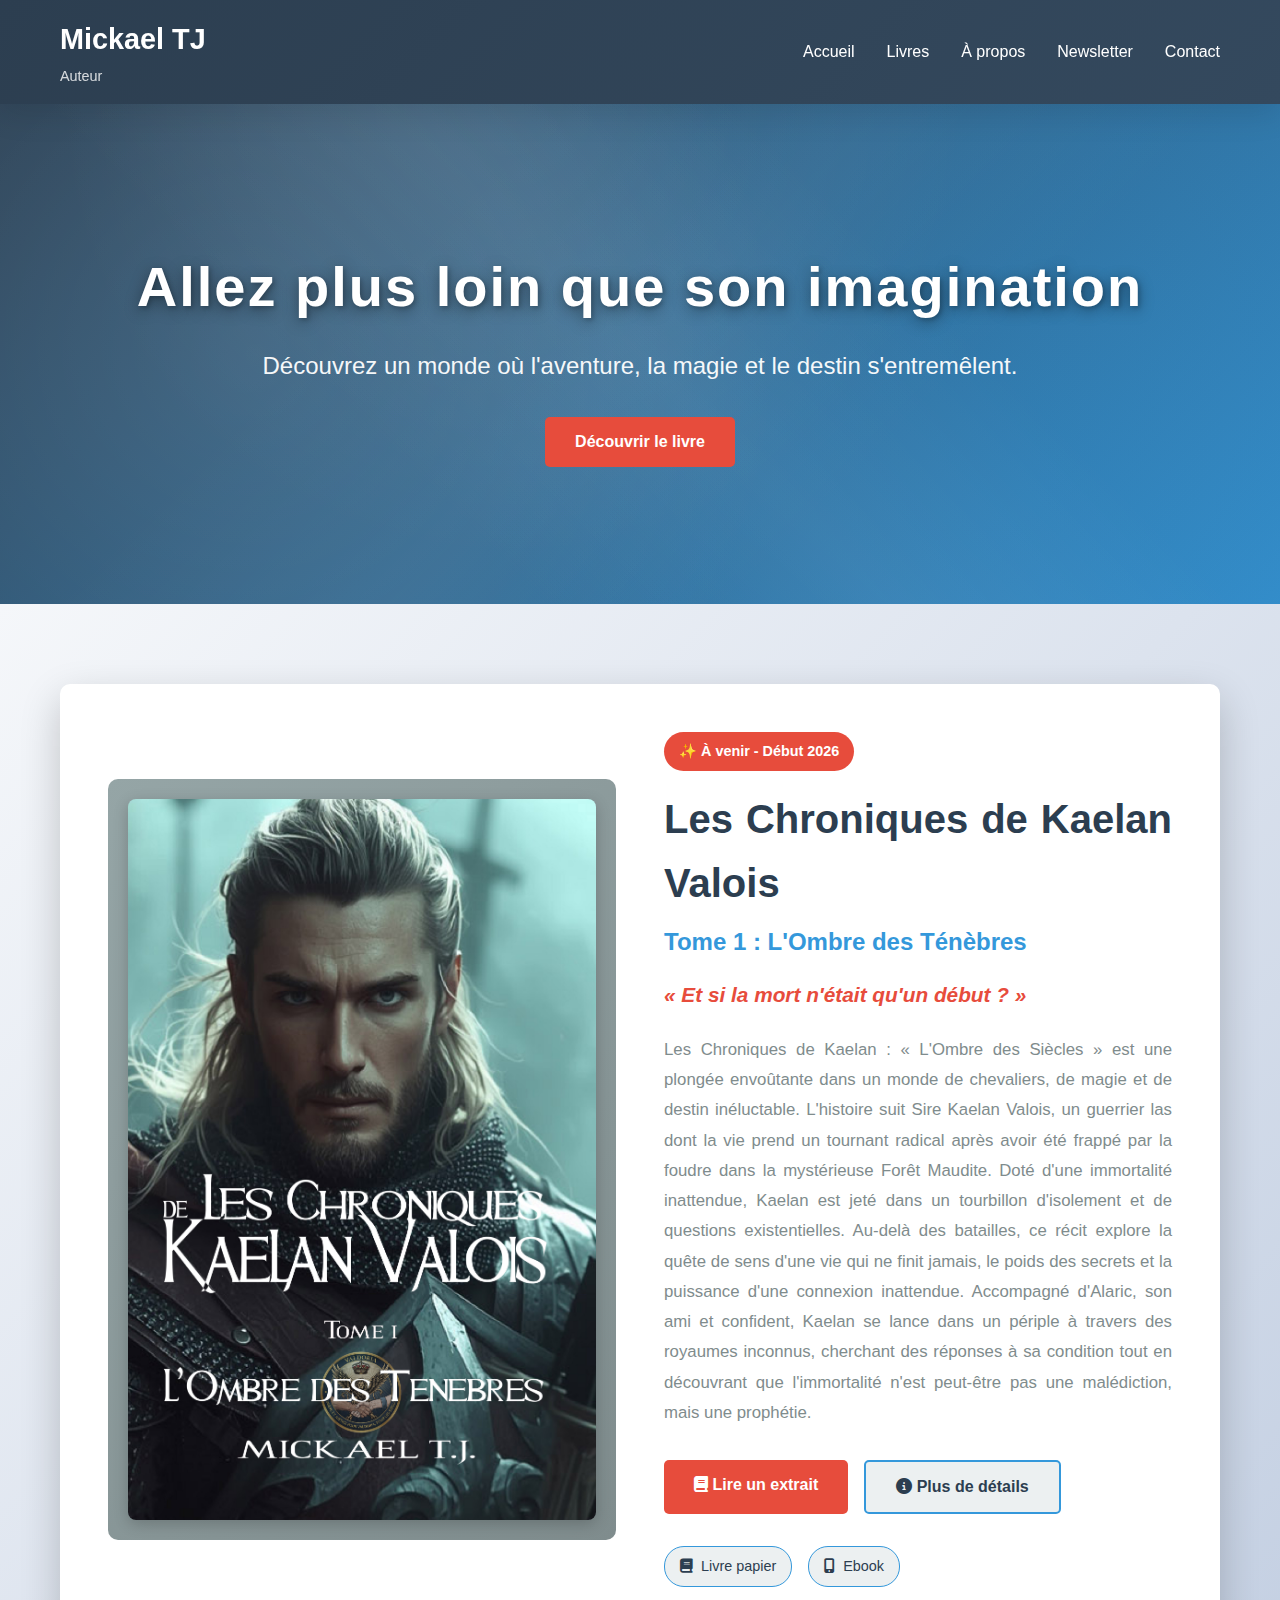
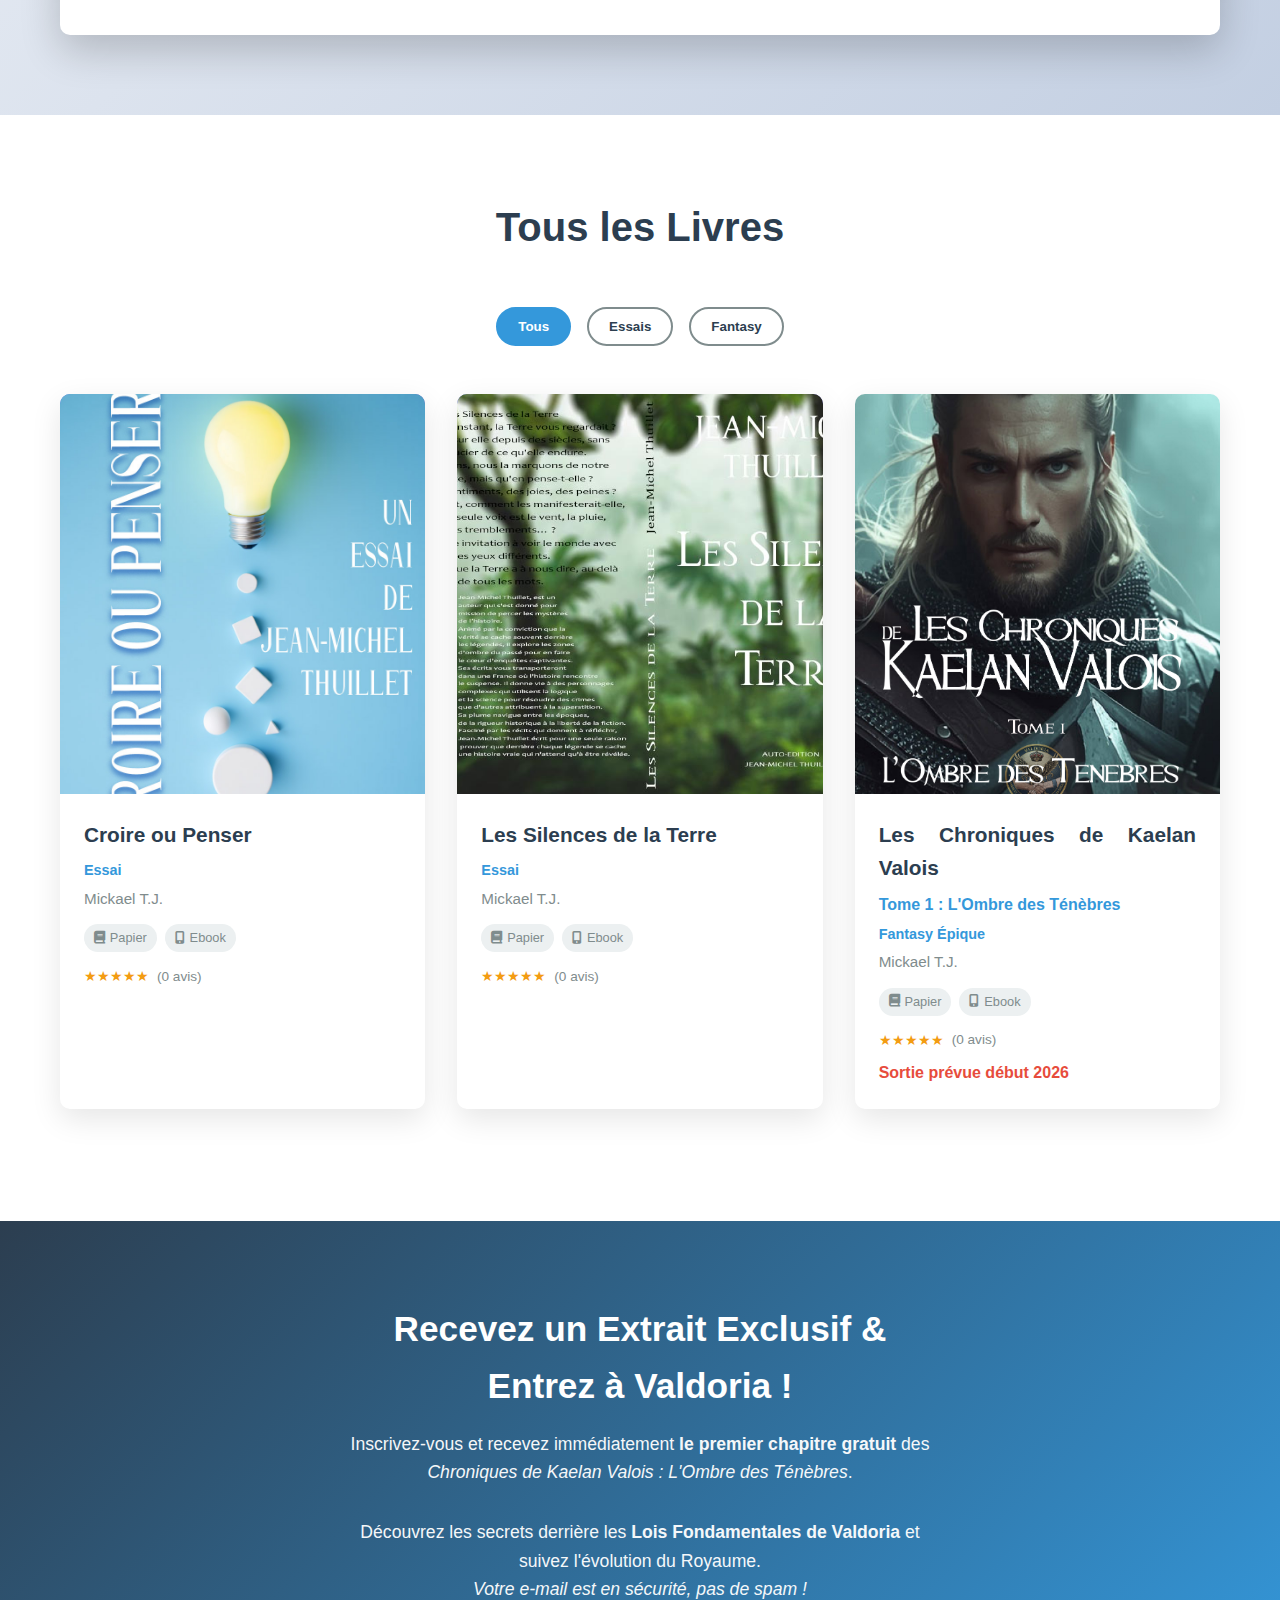
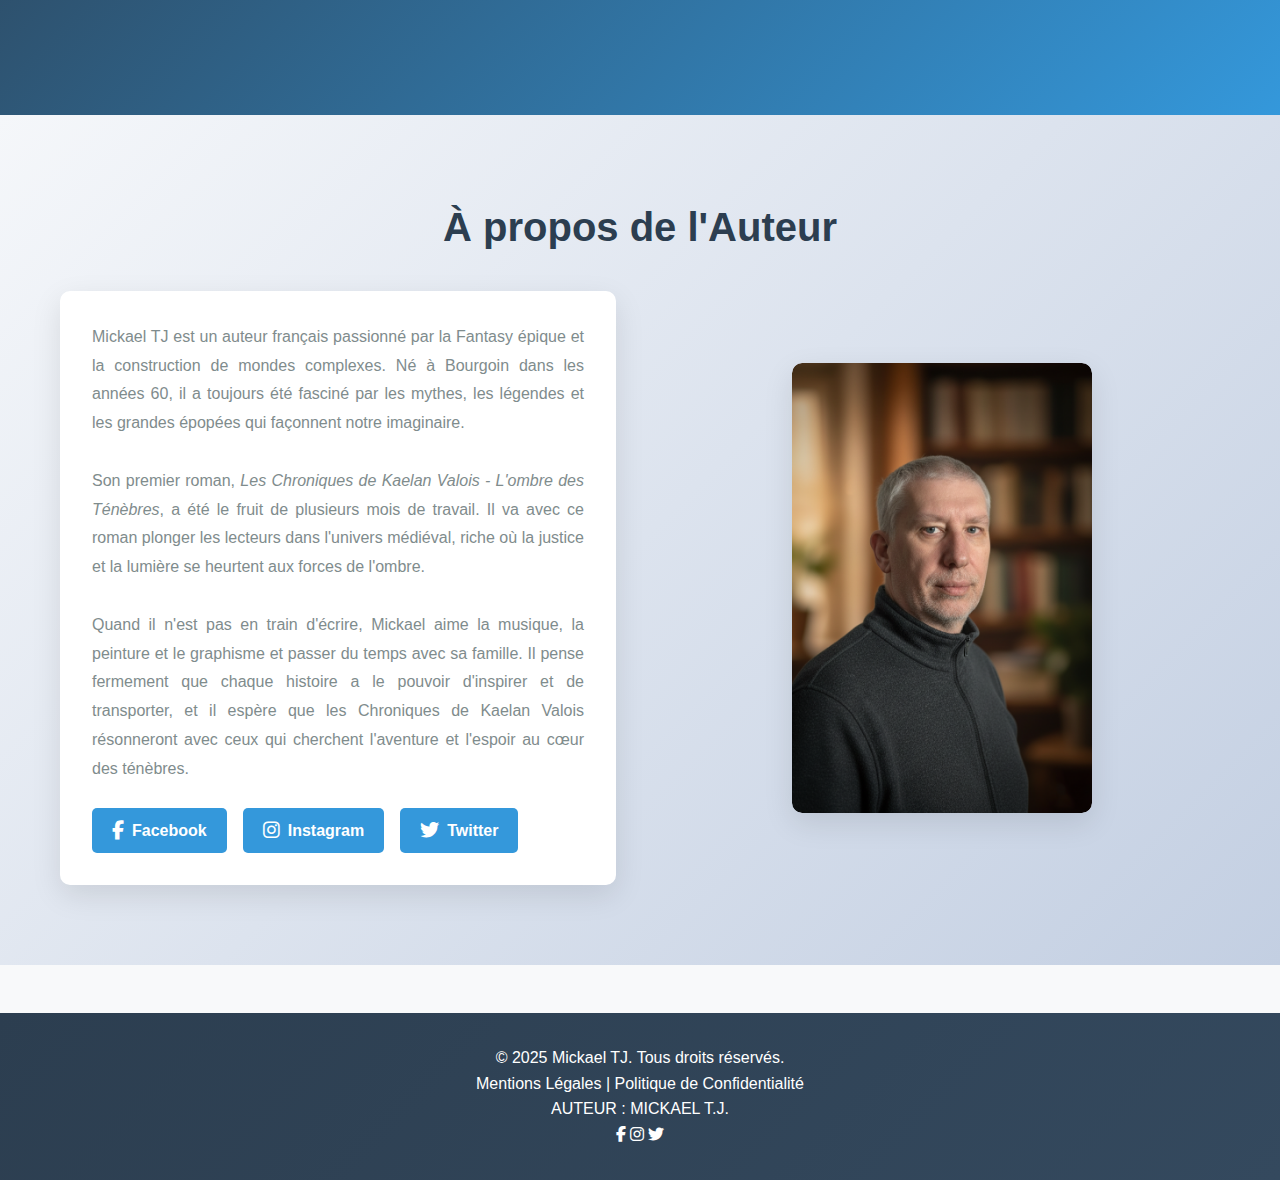
<file: index.html>
<!DOCTYPE html>
<html lang="fr">
<head>
    <meta charset="UTF-8">
    <meta name="viewport" content="width=device-width, initial-scale=1.0">
    <title>Mickael TJ - Auteur</title>

    <link rel="stylesheet" href="CSS/styles.css">
    <link rel="stylesheet" href="https://cdnjs.cloudflare.com/ajax/libs/font-awesome/6.4.0/css/all.min.css">
    
    <link rel="icon" type="image/png" href="images/favicon.png">
</head>

<body>
    <main>
        <nav class="navbar">
            <div class="container">
                <div class="nav-brand">
                    <h1>Mickael TJ</h1>
                    <p class="tagline">Auteur</p>
                </div>
                <ul class="nav-menu">
                    <li><a href="#accueil">Accueil</a></li>
                    <li><a href="#livres">Livres</a></li>
                    <li><a href="#auteur">À propos</a></li>
                    <li><a href="#newsletter">Newsletter</a></li>
                    <li><a href="contact.html">Contact</a></li>
                </ul>
            </div>
        </nav>

        <section id="accueil" class="hero">
            <div class="hero-content">
                <h2>Allez plus loin que son imagination</h2>
                <p>Découvrez un monde où l'aventure, la magie et le destin s'entremêlent.</p>
                <a href="#featured-book" class="btn btn-primary">Découvrir le livre</a>
            </div>
        </section>

        <section class="featured-book-section" id="featured-book">
            <div class="container">
                <div class="featured-book-container">
                    <div class="featured-book-image">
                        <img src="images/kaelan_couverture_expo.jpg" alt="Couverture du livre Les Chroniques de Kaelan Valois - Tome 1">
                        
                    </div>
                    <div class="featured-book-content">
                        <span class="featured-badge">✨ À venir - Début 2026</span>
                        <h2>Les Chroniques de Kaelan Valois</h2>
                        <h3>Tome 1 : L'Ombre des Ténèbres</h3>
                        <p class="featured-tagline">« Et si la mort n'était qu'un début ? »</p>
                        
                        <p class="featured-description">
                            Les Chroniques de Kaelan : « L'Ombre des Siècles » est une plongée envoûtante dans un monde de chevaliers, de magie et de destin inéluctable. L'histoire suit Sire Kaelan Valois, un guerrier las dont la vie prend un tournant radical après avoir été frappé par la foudre dans la mystérieuse Forêt Maudite. Doté d'une immortalité inattendue, Kaelan est jeté dans un tourbillon d'isolement et de questions existentielles. Au-delà des batailles, ce récit explore la quête de sens d'une vie qui ne finit jamais, le poids des secrets et la puissance d'une connexion inattendue. Accompagné d'Alaric, son ami et confident, Kaelan se lance dans un périple à travers des royaumes inconnus, cherchant des réponses à sa condition tout en découvrant que l'immortalité n'est peut-être pas une malédiction, mais une prophétie.
                        </p>
                        
                        <div class="featured-actions">
                            <a href="kaelan-details.html" class="btn btn-primary">
                                <i class="fas fa-book"></i> Lire un extrait
                            </a>
                            <a href="kaelan-details.html" class="btn btn-secondary">
                                <i class="fas fa-info-circle"></i> Plus de détails
                            </a>
                        </div>
                        
                        <div class="book-formats">
                            <span class="format-badge"><i class="fas fa-book"></i> Livre papier</span>
                            <span class="format-badge"><i class="fas fa-mobile-alt"></i> Ebook</span>
                        </div>
                    </div>
                </div>
            </div>
        </section>

        <section id="livres" class="books-section">
            <div class="container">
                <h2>Tous les Livres</h2>
                
                <div class="filters">
                    <button class="filter-btn active" data-filter="all">Tous</button>
                    <button class="filter-btn" data-filter="essai">Essais</button>
                    <button class="filter-btn" data-filter="roman">Fantasy</button>
                </div>

                <div class="books-grid">
                    <div class="book-card" data-category="essai">
                        <div class="book-cover">
                            <img src="images/croire-ou-penser.jpg" alt="Croire ou Penser">
                            <div class="book-overlay">
                                <div class="book-actions">
                                    <a href="croire-ou-penser-details.html" class="btn-action">
                                        <i class="fas fa-book"></i> Lire un extrait
                                    </a>
                                    <a href="croire-ou-penser-details.html" class="btn-action">
                                        <i class="fas fa-shopping-cart"></i> Acheter
                                    </a>
                                </div>
                            </div>
                        </div>
                        <div class="book-info">
                            <h3>Croire ou Penser</h3>
                            <p class="book-type">Essai</p>
                            <p class="book-author">Mickael T.J.</p>
                            <div class="book-formats-small">
                                <span class="format-small"><i class="fas fa-book"></i> Papier</span>
                                <span class="format-small"><i class="fas fa-mobile-alt"></i> Ebook</span>
                            </div>
                            <div class="book-rating">
                                <span class="stars">★★★★★</span>
                                <span class="rating-count">(0 avis)</span>
                            </div>
                        </div>
                    </div>

                    <div class="book-card" data-category="essai">
                        <div class="book-cover">
                            <img src="images/les-silences-de-la-terre.jpg" alt="Les silences de la terre">
                            <div class="book-overlay">
                                <div class="book-actions">
                                    <a href="les-silences-de-la-terre-details.html" class="btn-action">
                                        <i class="fas fa-book"></i> Lire un extrait
                                    </a>
                                    <a href="les-silences-de-la-terre-details.html" class="btn-action">
                                        <i class="fas fa-shopping-cart"></i> Acheter
                                    </a>
                                </div>
                            </div>
                        </div>
                        <div class="book-info">
                            <h3>Les Silences de la Terre</h3>
                            <p class="book-type">Essai</p>
                            <p class="book-author">Mickael T.J.</p>
                            <div class="book-formats-small">
                                <span class="format-small"><i class="fas fa-book"></i> Papier</span>
                                <span class="format-small"><i class="fas fa-mobile-alt"></i> Ebook</span>
                            </div>
                            <div class="book-rating">
                                <span class="stars">★★★★★</span>
                                <span class="rating-count">(0 avis)</span>
                            </div>
                        </div>
                    </div>

                    <div class="book-card" data-category="roman">
                        <div class="book-cover">
                            <img src="images/kaelan_couverture_expo.jpg" alt="Les Chroniques de Kaelan Valois">
                            <div class="book-overlay">
                                <div class="book-actions">
                                    <a href="kaelan-details.html" class="btn-action">
                                        <i class="fas fa-book"></i> Lire un extrait
                                    </a>
                                    <a href="kaelan-details.html" class="btn-action">
                                        <i class="fas fa-shopping-cart"></i> Acheter
                                    </a>
                                </div>
                            </div>
                        </div>
                        <div class="book-info">
                            <h3>Les Chroniques de Kaelan Valois</h3>
                            <p class="book-subtitle">Tome 1 : L'Ombre des Ténèbres</p>
                            <p class="book-type">Fantasy Épique</p>
                            <p class="book-author">Mickael T.J.</p>
                            <div class="book-formats-small">
                                <span class="format-small"><i class="fas fa-book"></i> Papier</span>
                                <span class="format-small"><i class="fas fa-mobile-alt"></i> Ebook</span>
                            </div>
                            <div class="book-rating">
                                <span class="stars">★★★★★</span>
                                <span class="rating-count">(0 avis)</span>
                            </div>
                            <p class="coming-soon-text">Sortie prévue début 2026</p>
                        </div>
                    </div>
                </div>
            </div>
        </section>

        <section id="newsletter" class="newsletter-section">
            <div class="container">
                <div class="newsletter-content">
                    <h2>Recevez un Extrait Exclusif & Entrez à Valdoria !</h2>
                    <p>
                        Inscrivez-vous et recevez immédiatement <strong>le premier chapitre gratuit</strong> des 
                        <em>Chroniques de Kaelan Valois : L'Ombre des Ténèbres</em>.
                    </p>
                    <p>
                        Découvrez les secrets derrière les <strong>Lois Fondamentales de Valdoria</strong> et suivez l'évolution du Royaume.
                        <br>
                        <em>Votre e-mail est en sécurité, pas de spam !</em>
                    </p>
                    
                    <div class="ml-embedded" data-form="U8QQl9"></div>
                </div>
            </div>
        </section>

        <section id="auteur" class="author-section">
            <div class="container">
                <h2>À propos de l'Auteur</h2>
                
                <div class="author-content">
                    <div class="author-text">
                        <p class="author-bio">
                            Mickael TJ est un auteur français passionné par la Fantasy épique et la construction de mondes complexes. Né à Bourgoin dans les années 60, il a toujours été fasciné par les mythes, les légendes et les grandes épopées qui façonnent notre imaginaire.
                            <br><br>
                            Son premier roman, <em>Les Chroniques de Kaelan Valois - L'ombre des Ténèbres</em>, a été le fruit de plusieurs mois de travail. Il va avec ce roman plonger les lecteurs dans l'univers médiéval, riche où la justice et la lumière se heurtent aux forces de l'ombre.
                            <br><br>
                            Quand il n'est pas en train d'écrire, Mickael aime la musique, la peinture et le graphisme et passer du temps avec sa famille. Il pense fermement que chaque histoire a le pouvoir d'inspirer et de transporter, et il espère que les Chroniques de Kaelan Valois résonneront avec ceux qui cherchent l'aventure et l'espoir au cœur des ténèbres.
                        </p>

                        <div class="author-socials">
                            <a href="https://www.facebook.com/mickaeltj" target="_blank" class="social-link"><i class="fab fa-facebook-f"></i> Facebook</a>
                            <a href="https://www.instagram.com/mickael_tj/" target="_blank" class="social-link"><i class="fab fa-instagram"></i> Instagram</a>
                            <a href="#" target="_blank" class="social-link"><i class="fab fa-twitter"></i> Twitter</a>
                        </div>
                    </div>
                    
                    <div class="author-image">
                        <img src="images/image10.png" alt="Photo de Mickael TJ, Auteur">
                    </div>
                </div>
            </div>
        </section>
    </main>

    <footer class="footer">
        <div class="footer-content">
            <p>&copy; 2025 Mickael TJ. Tous droits réservés.</p>
            <p>
                <a href="mentions-legales.html">Mentions Légales</a>
                |
                <a href="politique-confidentialite.html">Politique de Confidentialité</a>
            </p>
            <p>AUTEUR : MICKAEL T.J.</p>
            
            <div class="social-links">
                <a href="https://www.facebook.com/mickaeltj" target="_blank"><i class="fab fa-facebook-f"></i></a>
                <a href="https://www.instagram.com/mickael_tj/" target="_blank"><i class="fab fa-instagram"></i></a>
                <a href="#" target="_blank"><i class="fab fa-twitter"></i></a>
            </div>
        </div>
    </footer>

    <script src="JS/script.js"></script>
    <script>
        (function(w,d,e,u,f,l,n){w[f]=w[f]||function(){(w[f].q=w[f].q||[])
        .push(arguments);},l=d.createElement(e),l.async=1,l.src=u,
        n=d.getElementsByTagName(e)[0],n.parentNode.insertBefore(l,n);})
        (window,document,'script','https://assets.mailerlite.com/js/universal.js','ml');
        ml('account', '1870469');
    </script>
</body>
</html>
</file>
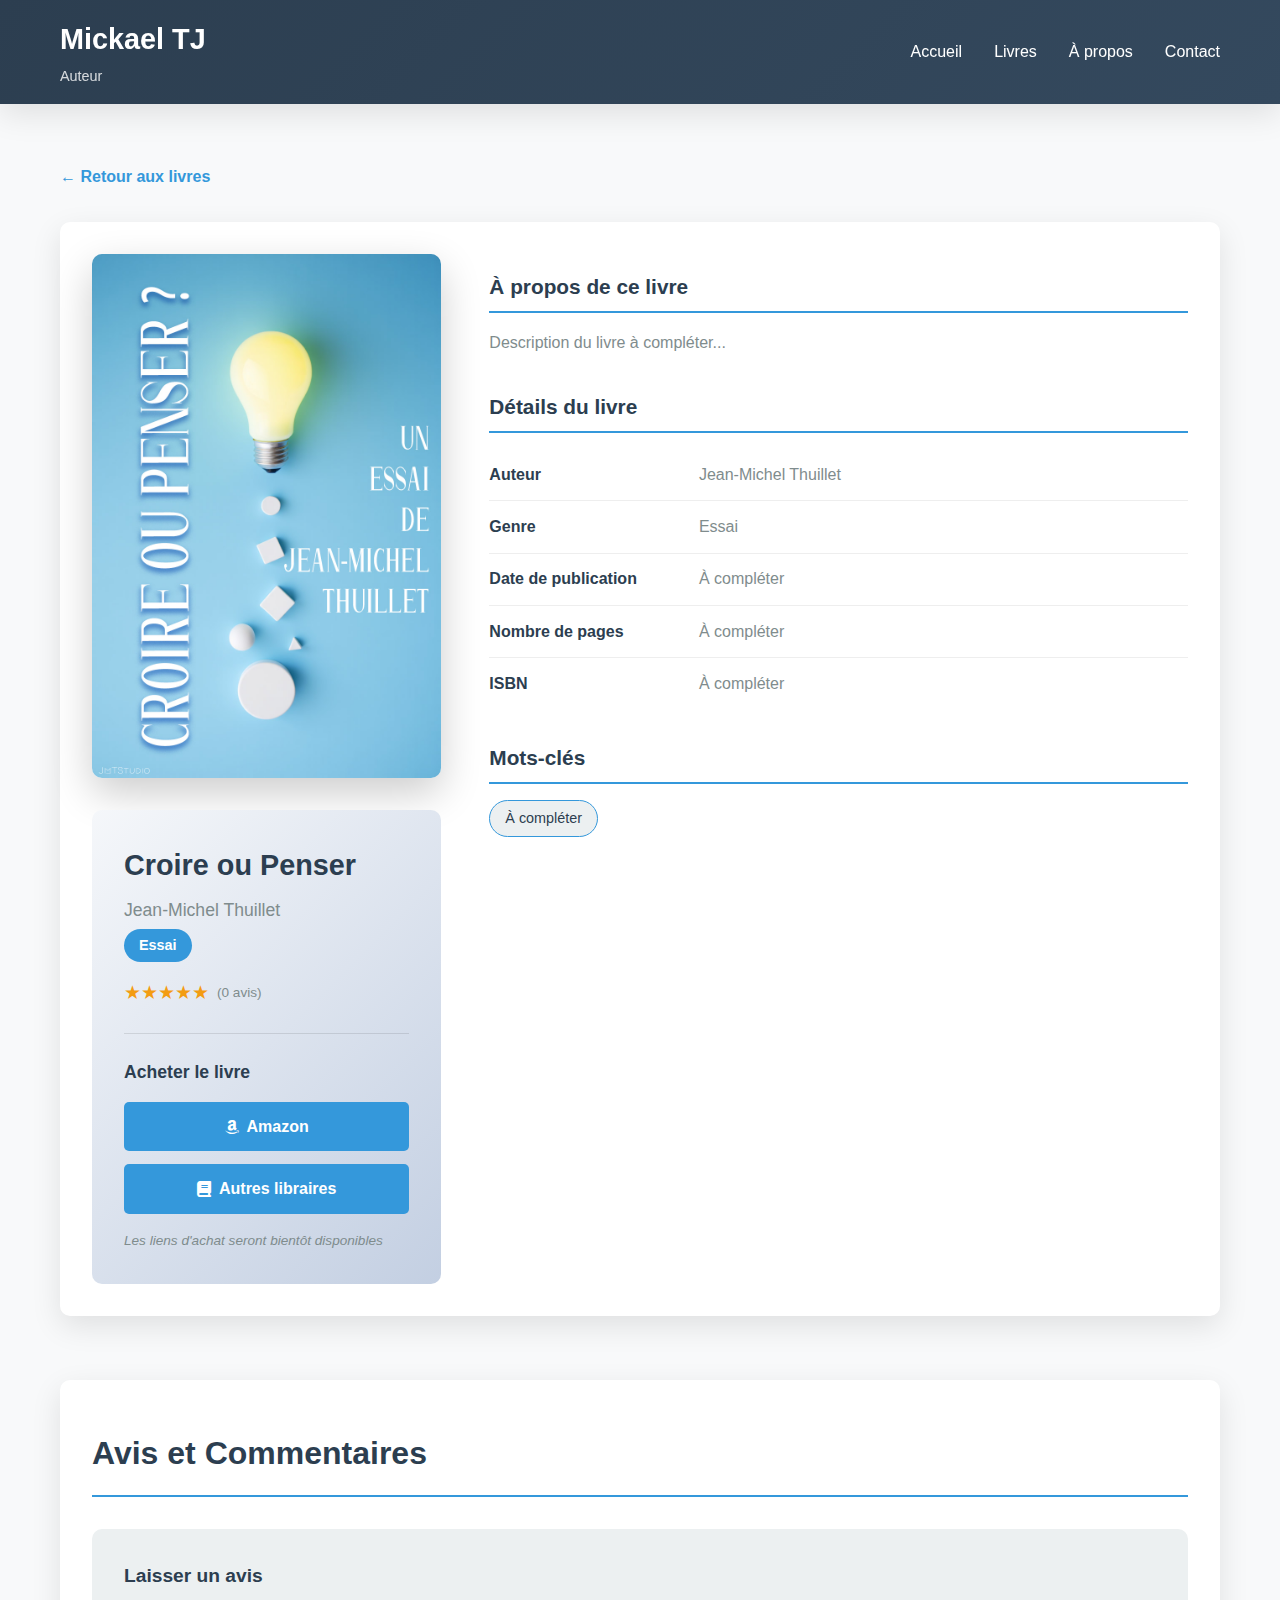
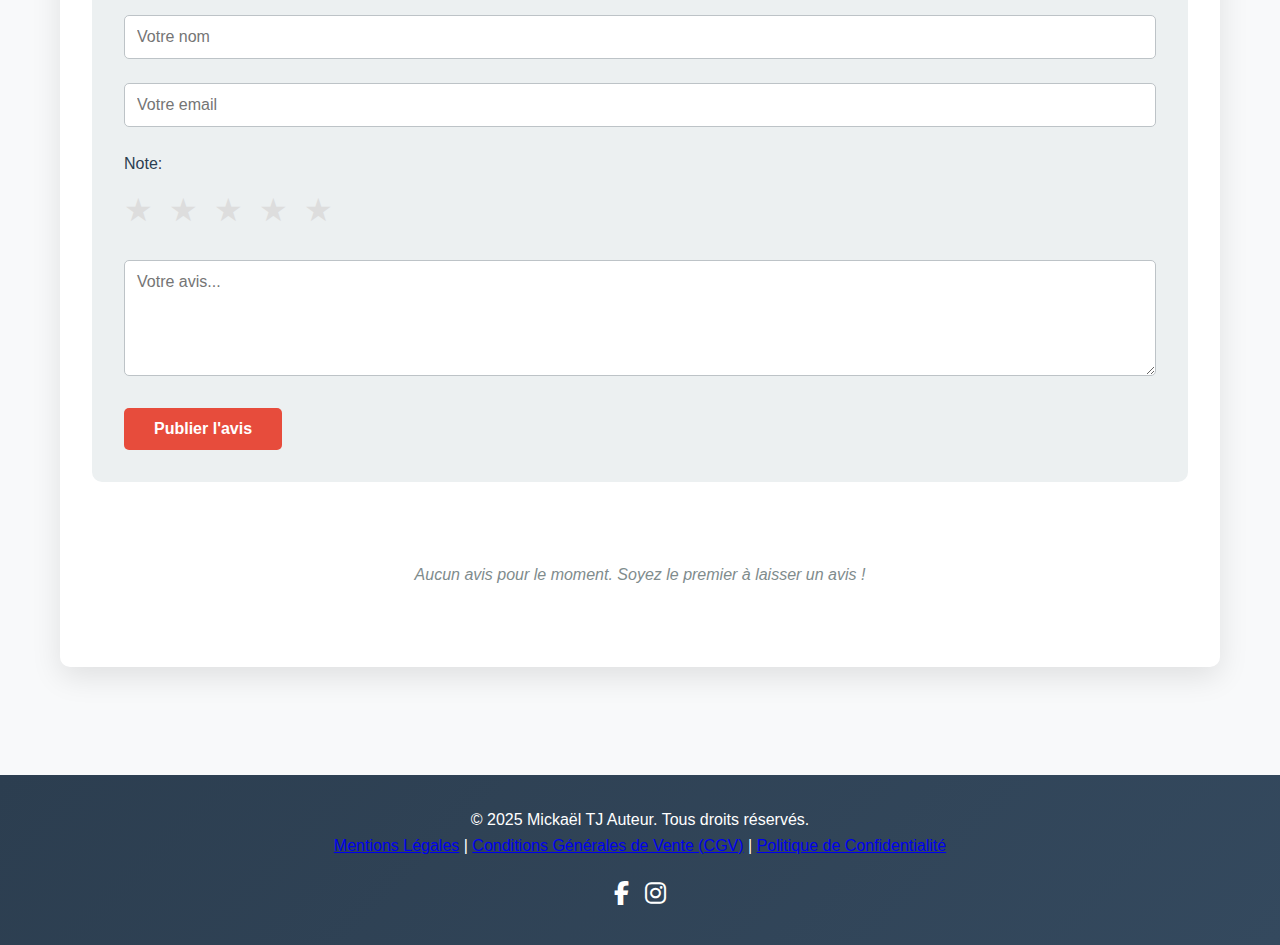
<file: croire-ou-penser-details.html>
<!DOCTYPE html>
<html lang="fr">
<head>
    <meta charset="UTF-8">
    <meta name="viewport" content="width=device-width, initial-scale=1.0">
    <title>Croire ou Penser - Mickael TJ</title>
    <link rel="stylesheet" href="styles.css">
    <link rel="stylesheet" href="https://cdnjs.cloudflare.com/ajax/libs/font-awesome/6.4.0/css/all.min.css">
</head>
<body>
    <!-- Navigation -->
    <nav class="navbar">
        <div class="container">
            <div class="nav-brand">
                <h1>Mickael TJ</h1>
                <p class="tagline">Auteur</p>
            </div>
            <ul class="nav-menu">
                <li><a href="index.html#accueil">Accueil</a></li>
                <li><a href="index.html#livres">Livres</a></li>
                <li><a href="index.html#auteur">À propos</a></li>
                <li><a href="index.html#contact">Contact</a></li>
            </ul>
        </div>
    </nav>

    <!-- Book Details Section -->
    <section class="book-details-section">
        <div class="container">
            <a href="index.html#livres" class="back-link">← Retour aux livres</a>
            
            <div class="book-details-container">
                <!-- Couverture et infos principales -->
                <div class="book-details-left">
                    <div class="book-cover-large">
                        <img src="croire-ou-penser.jpg" alt="Croire ou Penser">
                    </div>
                    
                    <div class="book-meta">
                        <h2>Croire ou Penser</h2>
                        <p class="book-author-detail">Jean-Michel Thuillet</p>
                        <p class="book-type-detail">Essai</p>
                        
                        <div class="book-rating-detail">
                            <span class="stars">★★★★★</span>
                            <span class="rating-count">(0 avis)</span>
                        </div>
                        
                        <div class="book-purchase">
                            <h3>Acheter le livre</h3>
                            <div class="purchase-links">
                                <a href="#" class="btn btn-purchase" target="_blank">
                                    <i class="fab fa-amazon"></i> Amazon
                                </a>
                                <a href="#" class="btn btn-purchase" target="_blank">
                                    <i class="fas fa-book"></i> Autres libraires
                                </a>
                            </div>
                            <p class="purchase-note">Les liens d'achat seront bientôt disponibles</p>
                        </div>
                    </div>
                </div>
                
                <!-- Contenu détaillé -->
                <div class="book-details-right">
                    <div class="book-content">
                        <h3>À propos de ce livre</h3>
                        <p class="book-description">
                            Description du livre à compléter...
                        </p>
                        
                        <h3>Détails du livre</h3>
                        <table class="book-info-table">
                            <tr>
                                <td><strong>Auteur</strong></td>
                                <td>Jean-Michel Thuillet</td>
                            </tr>
                            <tr>
                                <td><strong>Genre</strong></td>
                                <td>Essai</td>
                            </tr>
                            <tr>
                                <td><strong>Date de publication</strong></td>
                                <td>À compléter</td>
                            </tr>
                            <tr>
                                <td><strong>Nombre de pages</strong></td>
                                <td>À compléter</td>
                            </tr>
                            <tr>
                                <td><strong>ISBN</strong></td>
                                <td>À compléter</td>
                            </tr>
                        </table>
                        
                        <h3>Mots-clés</h3>
                        <div class="book-tags">
                            <span class="tag">À compléter</span>
                        </div>
                    </div>
                </div>
            </div>
            
            <!-- Commentaires Section -->
            <section class="comments-section">
                <h2>Avis et Commentaires</h2>
                
                <!-- Formulaire d'ajout de commentaire -->
                <div class="add-comment-form">
                    <h3>Laisser un avis</h3>
                    <form id="commentForm">
                        <div class="form-group">
                            <input type="text" placeholder="Votre nom" required>
                        </div>
                        <div class="form-group">
                            <input type="email" placeholder="Votre email" required>
                        </div>
                        <div class="form-group">
                            <label for="rating">Note:</label>
                            <div class="rating-input">
                                <input type="radio" name="rating" value="5" id="star5">
                                <label for="star5">★</label>
                                <input type="radio" name="rating" value="4" id="star4">
                                <label for="star4">★</label>
                                <input type="radio" name="rating" value="3" id="star3">
                                <label for="star3">★</label>
                                <input type="radio" name="rating" value="2" id="star2">
                                <label for="star2">★</label>
                                <input type="radio" name="rating" value="1" id="star1">
                                <label for="star1">★</label>
                            </div>
                        </div>
                        <div class="form-group">
                            <textarea placeholder="Votre avis..." rows="5" required></textarea>
                        </div>
                        <button type="submit" class="btn btn-primary">Publier l'avis</button>
                    </form>
                </div>
                
                <!-- Liste des commentaires -->
                <div class="comments-list" id="commentsList">
                    <p class="no-comments">Aucun avis pour le moment. Soyez le premier à laisser un avis !</p>
                </div>
            </section>
        </div>
    </section>

    <script src="book-details.js"></script>
    <footer class="footer">
    <div class="container">
        <p>© 2025 Mickaël TJ Auteur. Tous droits réservés.</p>
        
        <div class="footer-links">
            <a href="mentions-legales.html">Mentions Légales</a>
            <span class="separator">|</span>
            <a href="cgv.html">Conditions Générales de Vente (CGV)</a>
            <span class="separator">|</span>
            <a href="politique-confidentialite.html">Politique de Confidentialité</a>
        </div>
        
        <div class="footer-socials">
            <a href="#" aria-label="Lien vers Facebook"><i class="fab fa-facebook-f"></i></a>
            <a href="#" aria-label="Lien vers Instagram"><i class="fab fa-instagram"></i></a>
        </div>
    </div>
</footer>
</body>
</html>
</file>
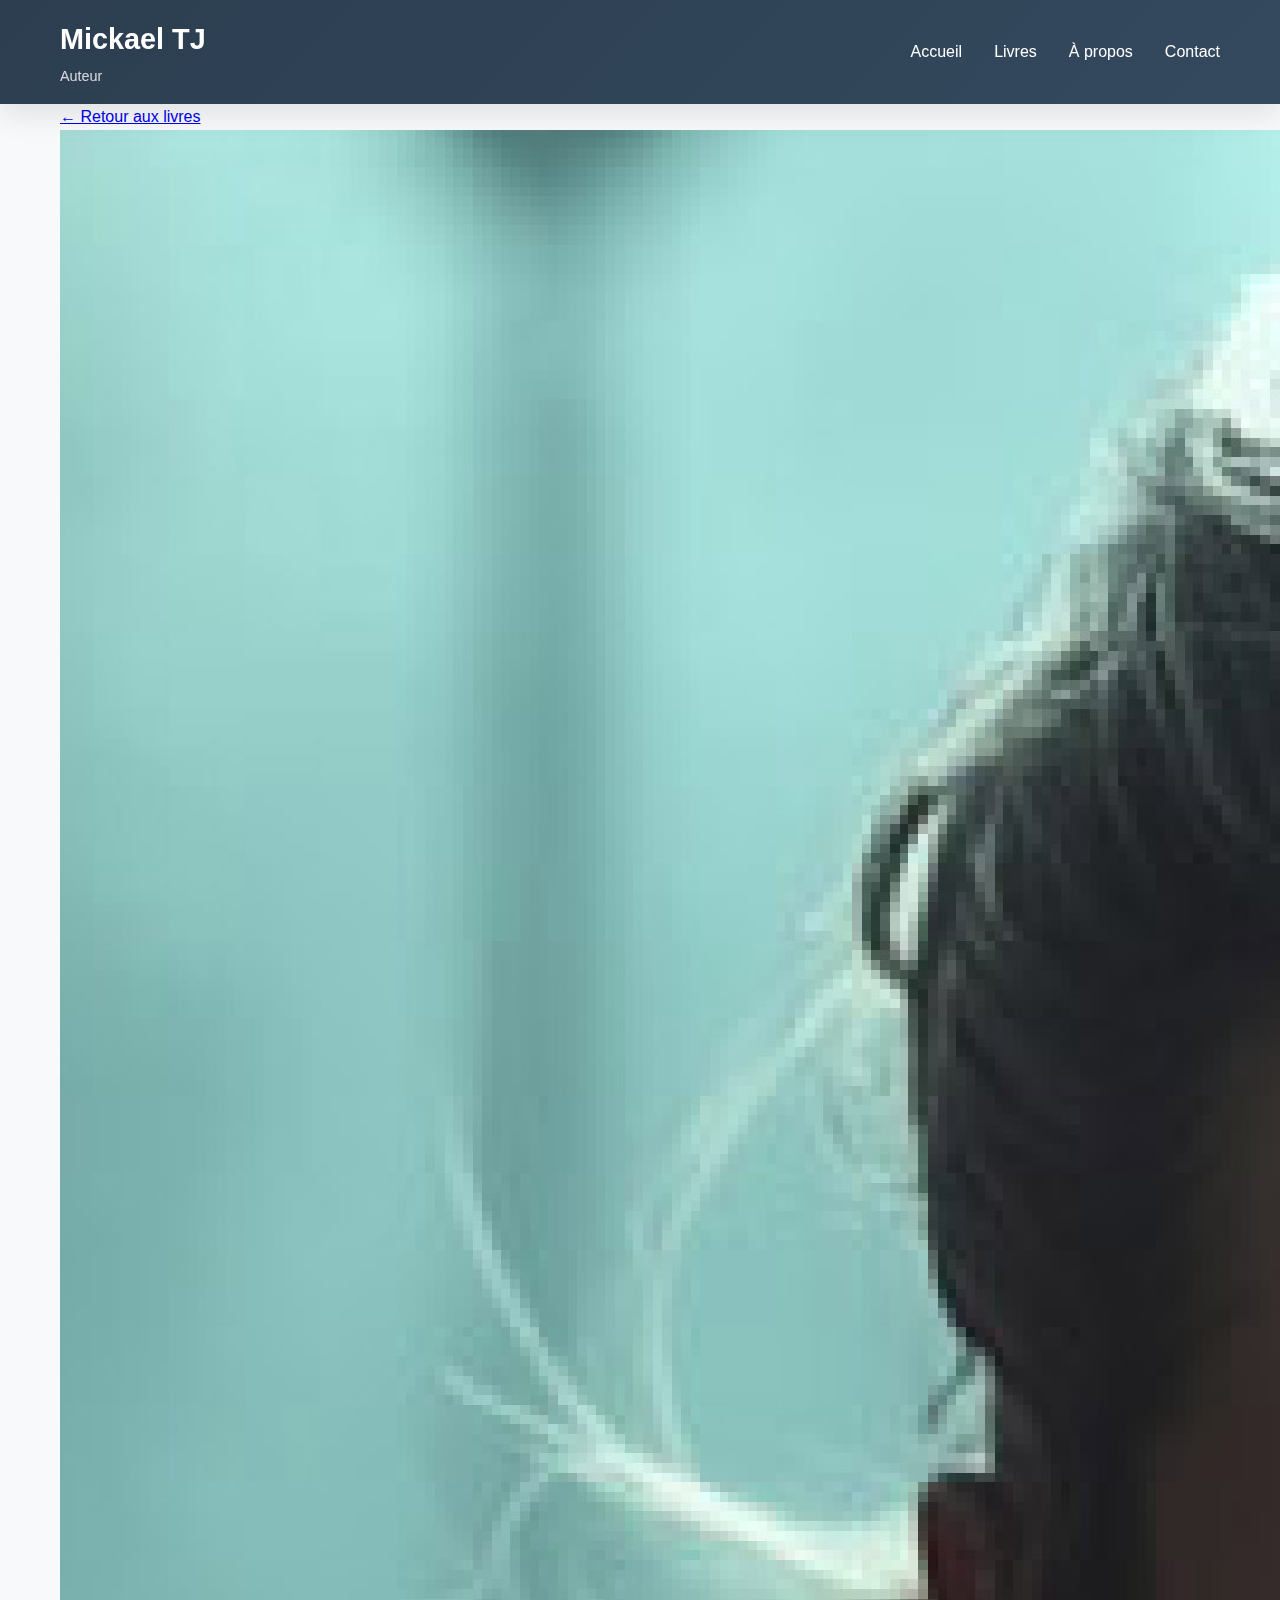
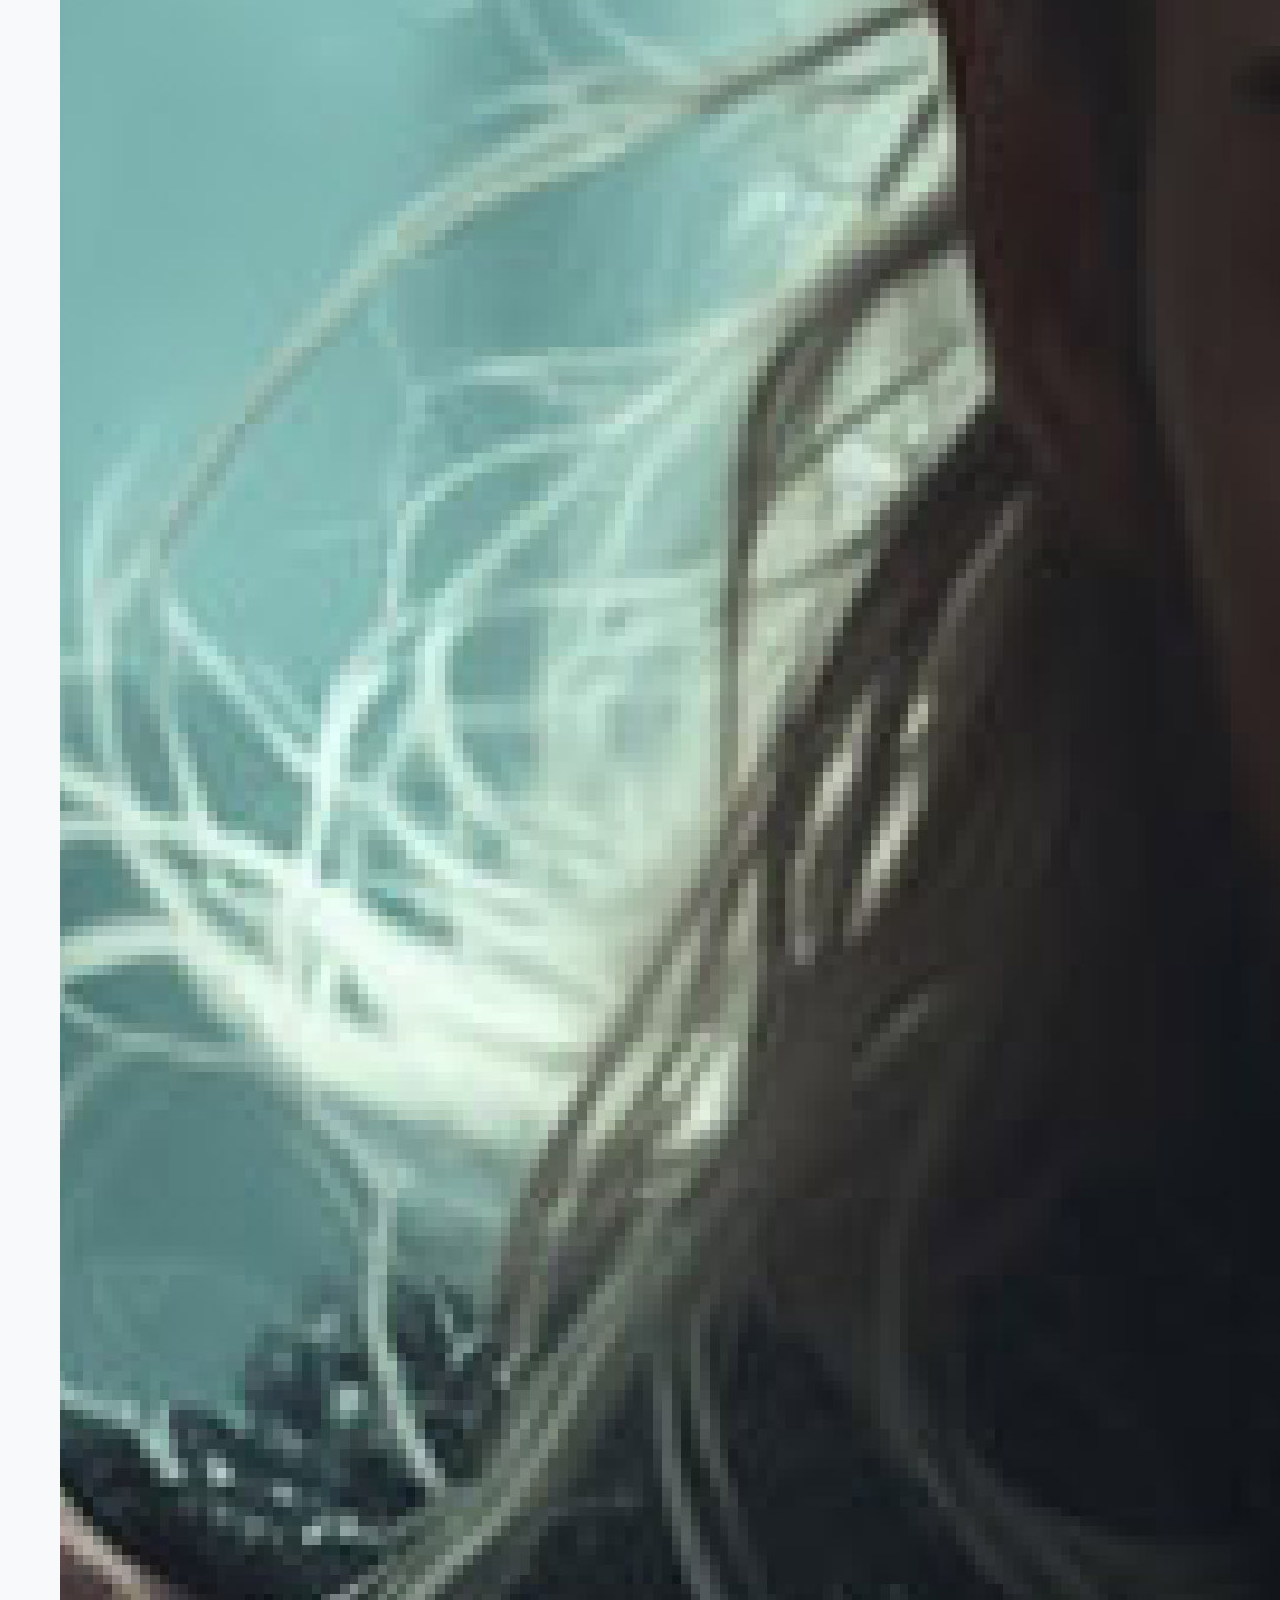
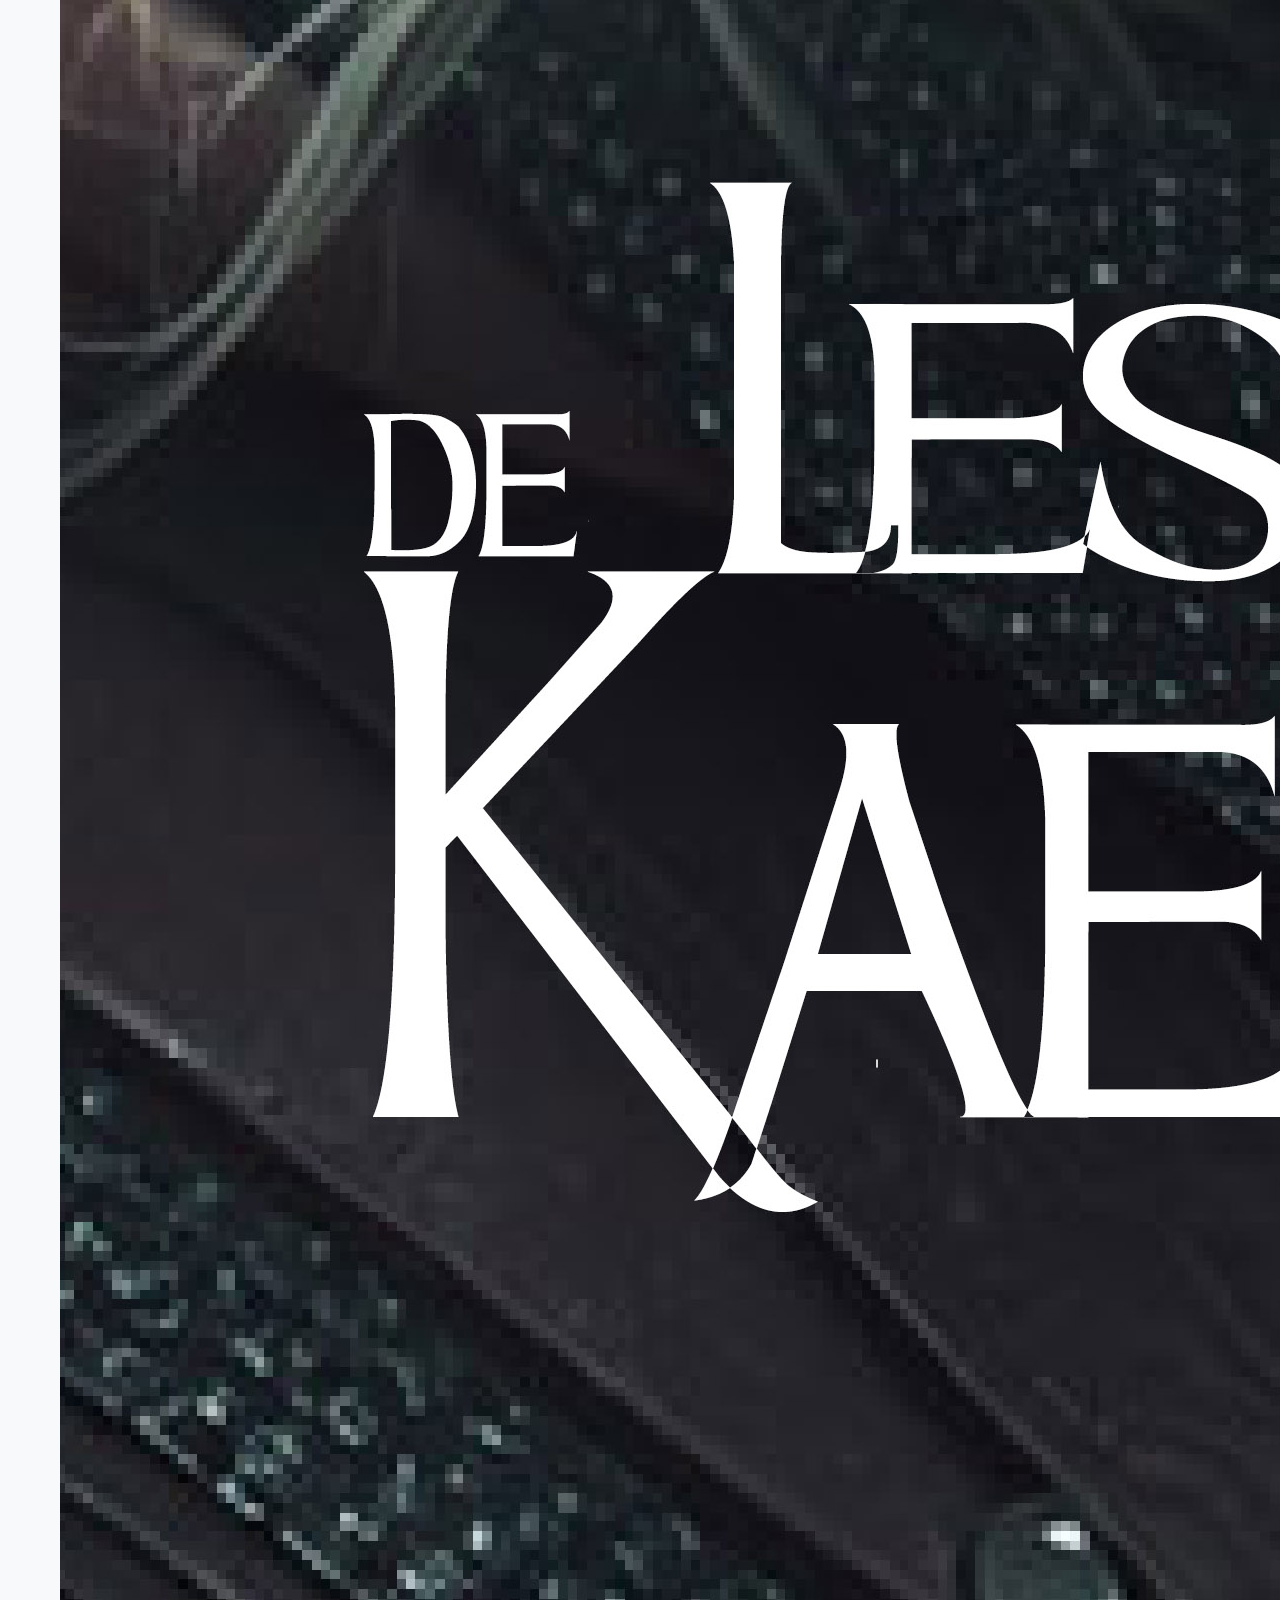
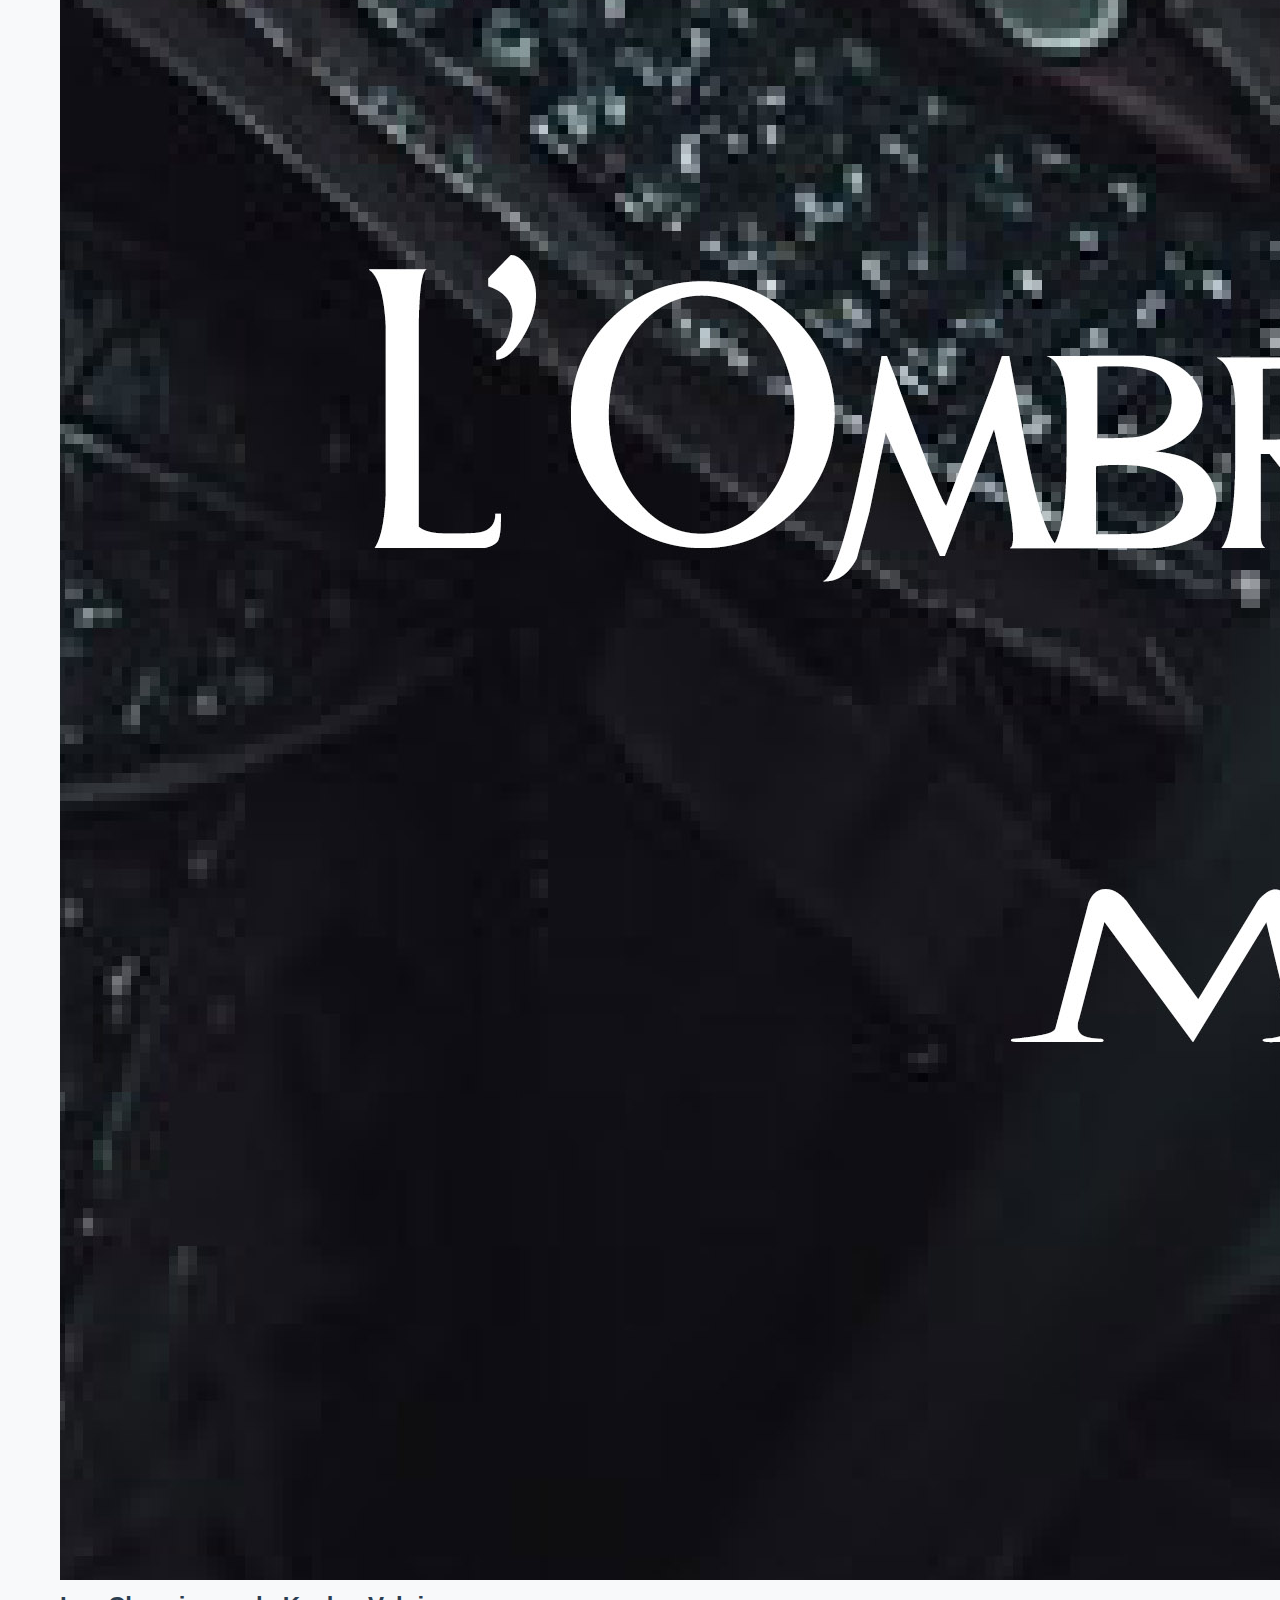
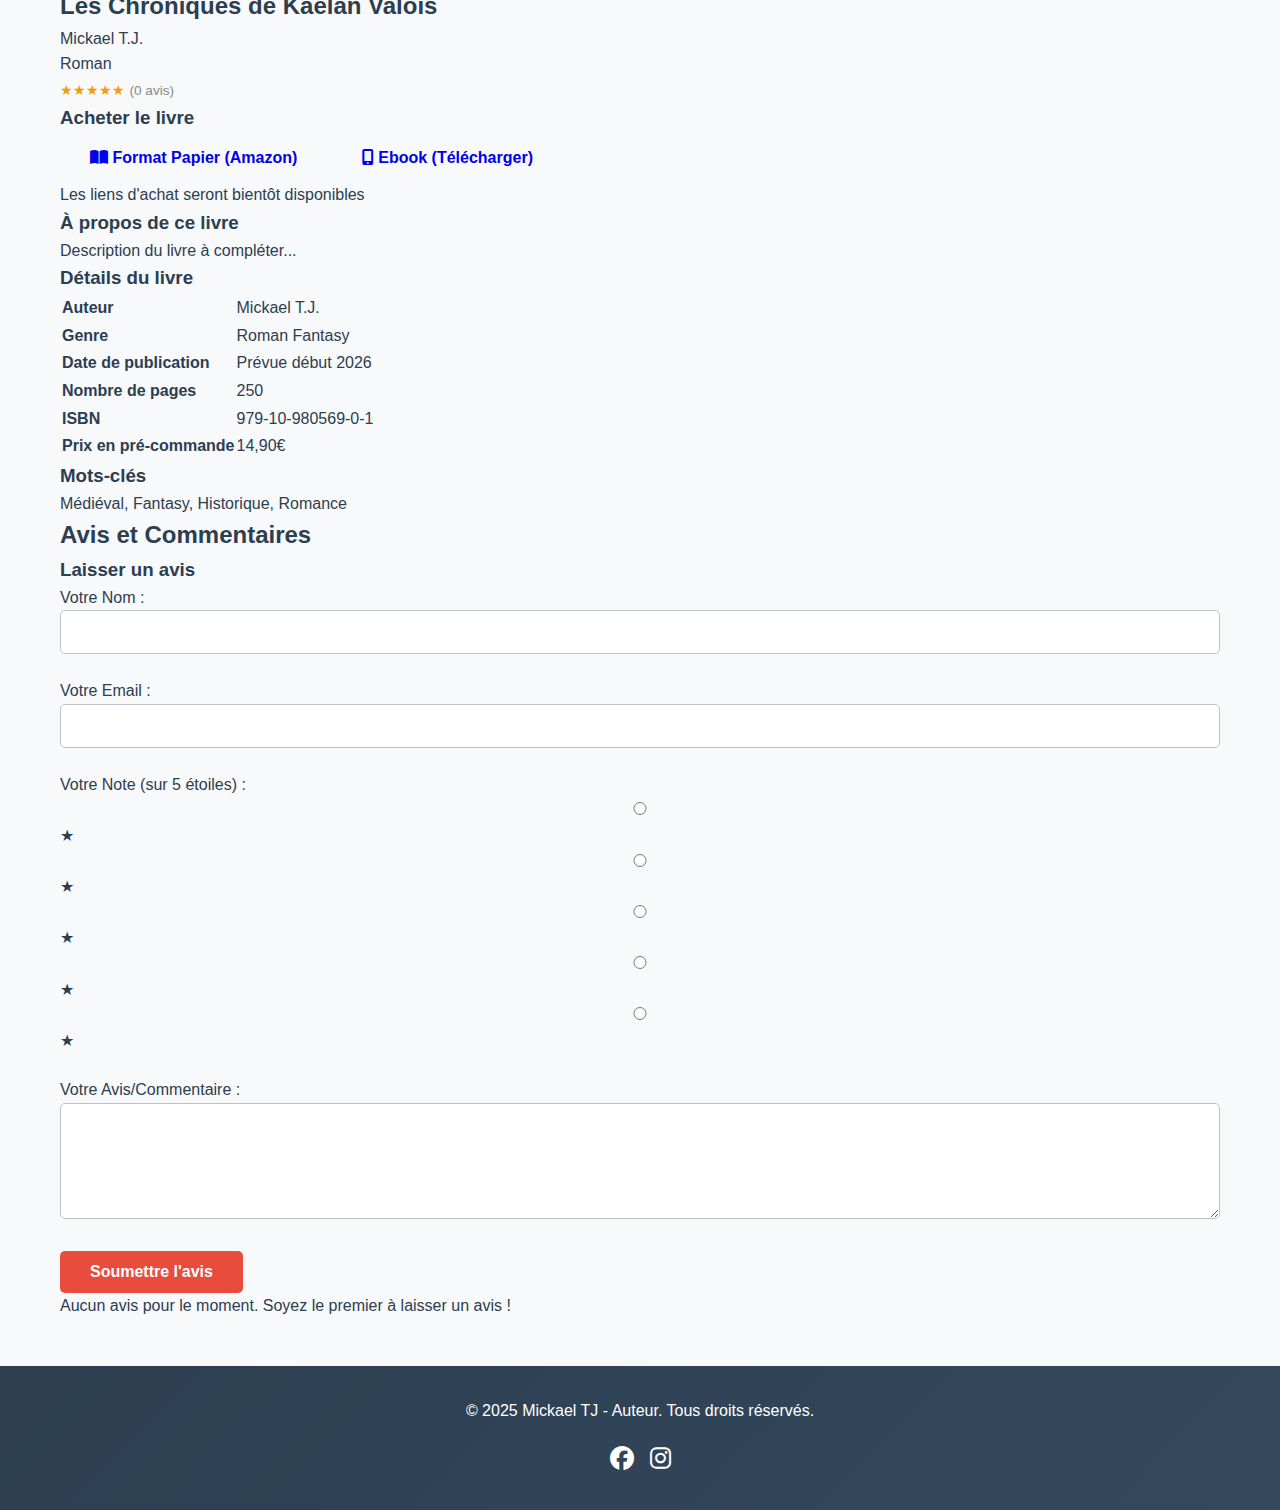
<file: kaelan-details.html>
<!DOCTYPE html>
<html lang="fr">
<head>
    <meta charset="UTF-8">
    <meta name="viewport" content="width=device-width, initial-scale=1.0">
    <title>Les Chroniques de Kaelan Valois - Mickael TJ</title>
    <link rel="stylesheet" href="styles.css">
    <link rel="stylesheet" href="https://cdnjs.cloudflare.com/ajax/libs/font-awesome/6.4.0/css/all.min.css">
</head>
<body>
    <form name="avis-livre" netlify hidden></form>

    <nav class="navbar">
        <div class="container">
            <div class="nav-brand">
                <h1>Mickael TJ</h1>
                <p class="tagline">Auteur</p>
            </div>
            <ul class="nav-menu">
                <li><a href="index.html#accueil">Accueil</a></li>
                <li><a href="index.html#livres">Livres</a></li>
                <li><a href="index.html#auteur">À propos</a></li>
                <li><a href="index.html#contact">Contact</a></li>
            </ul>
        </div>
    </nav>

    <section class="book-details-section">
        <div class="container">
            <a href="index.html#livres" class="back-link">← Retour aux livres</a>
            
            <div class="book-details-container">
                <div class="book-details-left">
                    <div class="book-cover-large">
                        <img src="Kaelan_Couverture expo.jpg" alt="Les Chroniques de Kaelan Valois">
                    </div>
                    
                    <div class="book-meta">
                        <h2>Les Chroniques de Kaelan Valois</h2>
                        <p class="book-author-detail">Mickael T.J.</p>
                        <p class="book-type-detail">Roman</p>
                        
                        <div class="book-rating-detail">
                            <span class="stars">★★★★★</span>
                            <span class="rating-count">(0 avis)</span>
                        </div>
                        
                        <div class="book-purchase">
                            <h3>Acheter le livre</h3>
                            <div class="purchase-links">
                                <a href="#" class="btn btn-purchase btn-paper" target="_blank">
                                    <i class="fas fa-book-open"></i> Format Papier (Amazon)
                                </a>
                                <a href="https://mickaeltj.gumroad.com/l/wbynf" class="btn btn-purchase btn-gumroad" target="_blank">
                                    <i class="fas fa-mobile-alt"></i> Ebook (Télécharger)
                                </a>
                            </div>
                            <p class="purchase-note">Les liens d'achat seront bientôt disponibles</p>
                        </div>
                    </div>
                </div>
                
                <div class="book-details-right">
                    <div class="book-content">
                        <h3>À propos de ce livre</h3>
                        <p class="book-description">
                            Description du livre à compléter...
                        </p>
                        
                        <h3>Détails du livre</h3>
                        <table class="book-info-table">
                            <tr>
                                <td><strong>Auteur</strong></td>
                                <td>Mickael T.J.</td>
                            </tr>
                            <tr>
                                <td><strong>Genre</strong></td>
                                <td>Roman Fantasy</td>
                            </tr>
                            <tr>
                                <td><strong>Date de publication</strong></td>
                                <td>Prévue début 2026</td>
                            </tr>
                            <tr>
                                <td><strong>Nombre de pages</strong></td>
                                <td>250</td>
                            </tr>
                            <tr>
                                <td><strong>ISBN</strong></td>
                                <td>979-10-980569-0-1</td>
                            </tr>
                            <tr>
                                <td><strong>Prix en pré-commande</strong></td>
                                <td>14,90€</td>
                            </tr>
                        </table>
                        
                        <h3>Mots-clés</h3>
                        <div class="book-tags">
                            <span class="tag">Médiéval, Fantasy, Historique, Romance</span>
                        </div>
                    </div>
                </div>
            </div>
            
            <section class="comments-section">
                <h2>Avis et Commentaires</h2>
                
                <div class="add-comment-form">
                    <h3>Laisser un avis</h3>
                    
                    <form name="avis-livre" method="POST" data-netlify="true" netlify-honeypot="bot-field">
    
                        <p style="display: none;">
                          <label>Ne pas remplir ceci : <input name="bot-field" /></label>
                        </p>
                        
                        <input type="hidden" name="_next" value="/kaelan-details.html?status=success">

                        <input type="hidden" name="book_id" value="KaelanValois">

                        <div class="form-group">
                            <label for="name">Votre Nom :</label>
                            <input type="text" id="name" name="name" required>
                        </div>

                        <div class="form-group">
                            <label for="email">Votre Email :</label>
                            <input type="email" id="email" name="email" required>
                        </div>

                        <div class="form-group">
                            <label for="rating">Votre Note (sur 5 étoiles) :</label>
                            <div class="rating-stars">
                                <input type="radio" id="star5" name="rating" value="5" required><label for="star5" title="5 étoiles">★</label>
                                <input type="radio" id="star4" name="rating" value="4"><label for="star4" title="4 étoiles">★</label>
                                <input type="radio" id="star3" name="rating" value="3"><label for="star3" title="3 étoiles">★</label>
                                <input type="radio" id="star2" name="rating" value="2"><label for="star2" title="2 étoiles">★</label>
                                <input type="radio" id="star1" name="rating" value="1"><label for="star1" title="1 étoile">★</label>
                            </div>
                        </div>

                        <div class="form-group">
                            <label for="comment">Votre Avis/Commentaire :</label>
                            <textarea id="comment" name="comment" rows="5" required></textarea>
                        </div>

                        <button type="submit" class="btn btn-primary">Soumettre l'avis</button>
                    </form>
                </div>
                
                <div class="comments-list" id="commentsList">
                    <p class="no-comments">Aucun avis pour le moment. Soyez le premier à laisser un avis !</p>
                </div>
            </section>
        </div>
    </section>

    <footer class="footer">
        <div class="container">
            <p>&copy; 2025 Mickael TJ - Auteur. Tous droits réservés.</p>
            <div class="footer-socials">
                <a href="https://www.facebook.com/mickaeltj" target="_blank"><i class="fab fa-facebook"></i></a>
                <a href="https://www.instagram.com/mickael_tj/" target="_blank"><i class="fab fa-instagram"></i></a>
            </div>
        </div>
    </footer>

    <script>
        document.addEventListener('DOMContentLoaded', () => {
            const params = new URLSearchParams(window.location.search);
            const status = params.get('status');
            const message = params.get('message');
            const container = document.querySelector('.book-details-section .container');
            
            // Logique d'affichage des messages de redirection
            if (status === 'success') {
                const alert = document.createElement('div');
                alert.className = 'alert-success';
                alert.style.marginBottom = '20px'; 
                alert.innerHTML = '<strong>Merci !</strong> Votre avis a été soumis avec succès et sera visible après validation.';
                container.prepend(alert);
            } else if (status === 'error') {
                const alert = document.createElement('div');
                alert.className = 'alert-error';
                alert.style.marginBottom = '20px';
                const displayMessage = decodeURIComponent(message || '').replace(/\+/g, ' '); 
                alert.innerHTML = `<strong>Erreur !</strong> La soumission de votre avis a échoué. (${displayMessage})`;
                container.prepend(alert);
            }
        });
    </script>
</body>
</html>
</file>
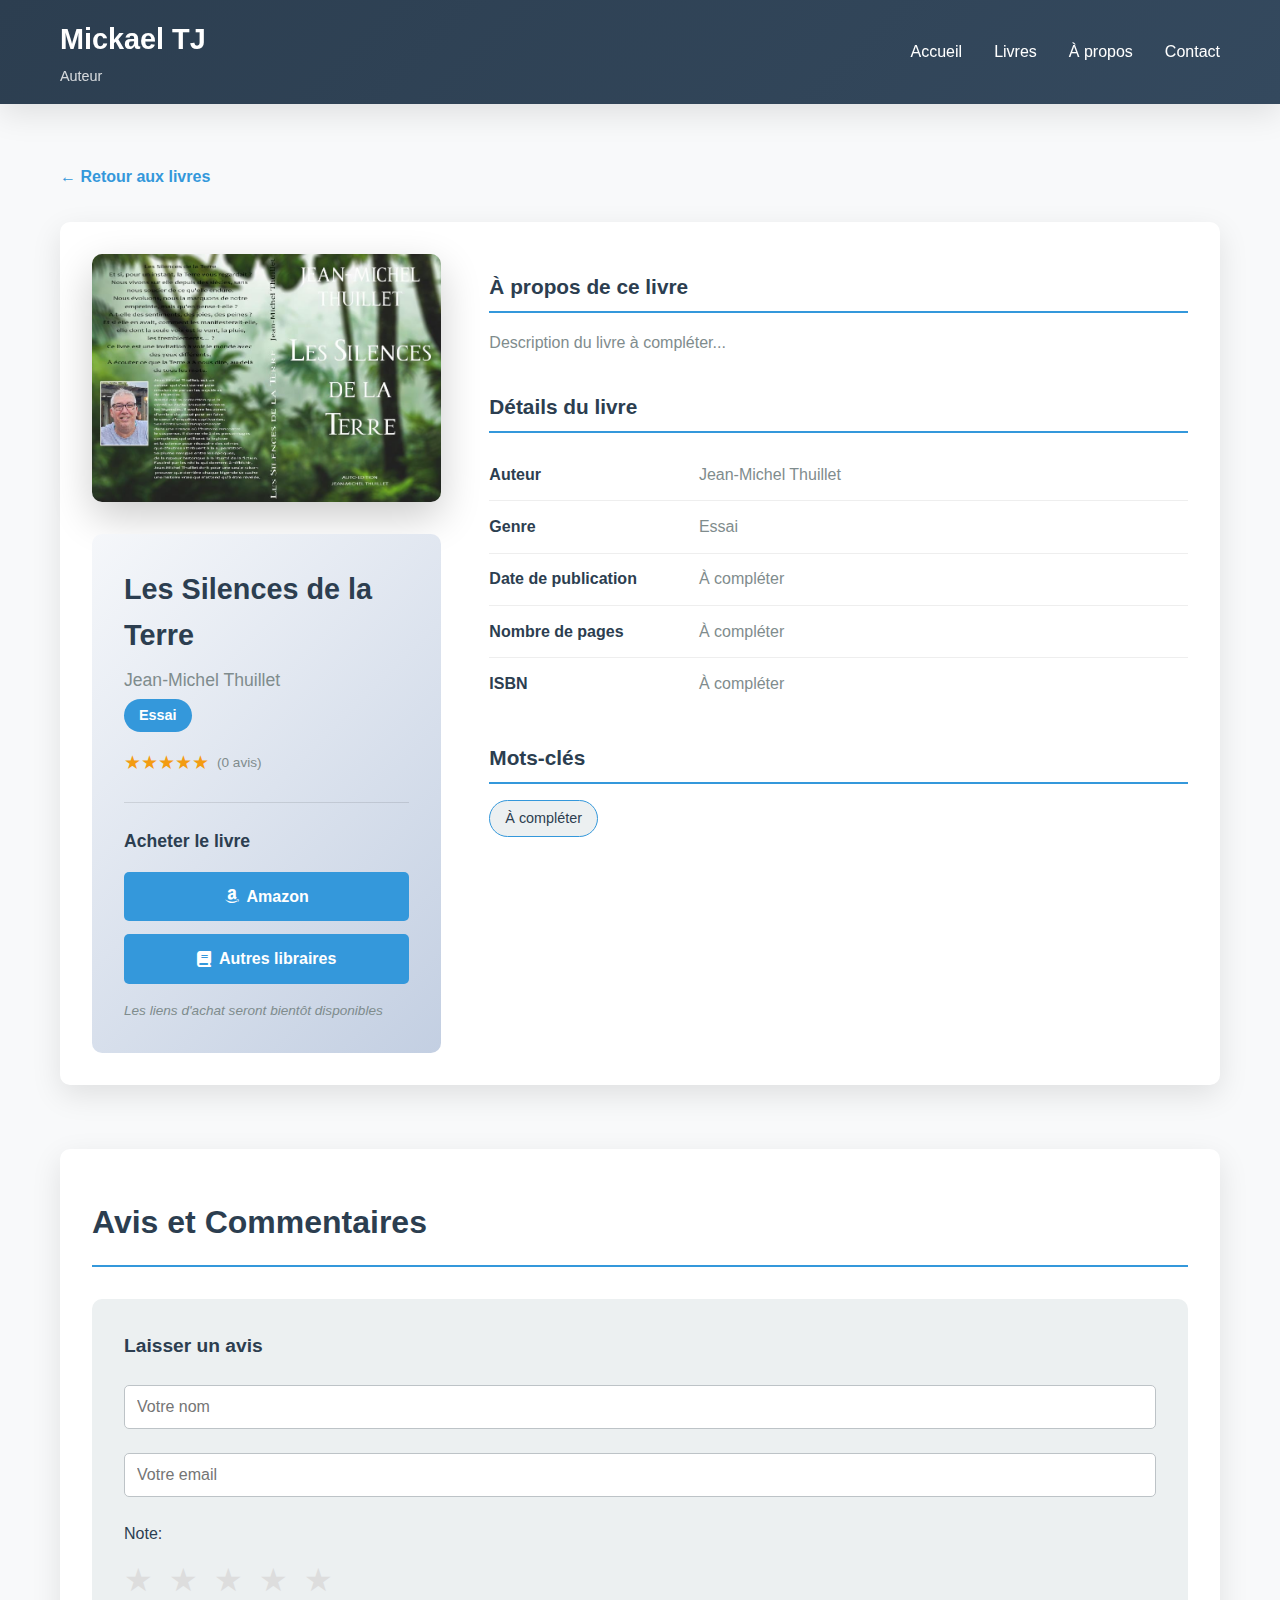
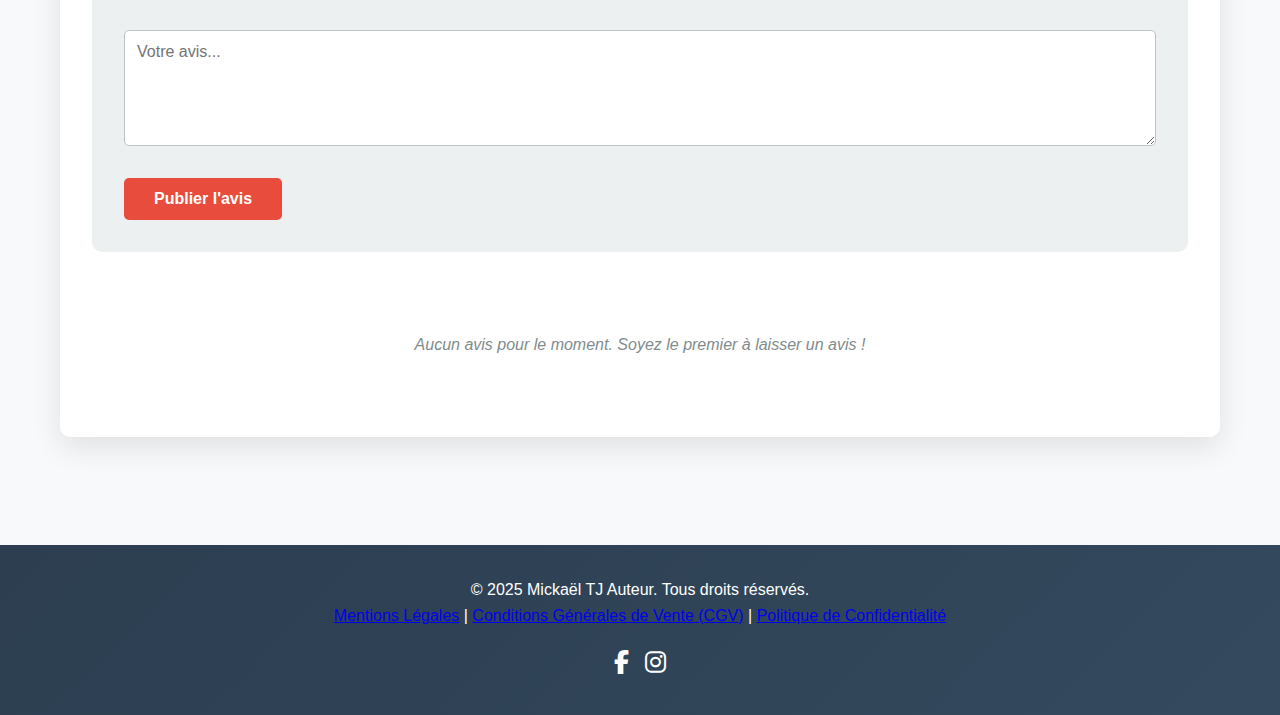
<file: les-silences-de-la-terre-details.html>
<!DOCTYPE html>
<html lang="fr">
<head>
    <meta charset="UTF-8">
    <meta name="viewport" content="width=device-width, initial-scale=1.0">
    <title>Les Silences de la Terre - Mickael TJ</title>
    <link rel="stylesheet" href="styles.css">
    <link rel="stylesheet" href="https://cdnjs.cloudflare.com/ajax/libs/font-awesome/6.4.0/css/all.min.css">
</head>
<body>
    <!-- Navigation -->
    <nav class="navbar">
        <div class="container">
            <div class="nav-brand">
                <h1>Mickael TJ</h1>
                <p class="tagline">Auteur</p>
            </div>
            <ul class="nav-menu">
                <li><a href="index.html#accueil">Accueil</a></li>
                <li><a href="index.html#livres">Livres</a></li>
                <li><a href="index.html#auteur">À propos</a></li>
                <li><a href="index.html#contact">Contact</a></li>
            </ul>
        </div>
    </nav>

    <!-- Book Details Section -->
    <section class="book-details-section">
        <div class="container">
            <a href="index.html#livres" class="back-link">← Retour aux livres</a>
            
            <div class="book-details-container">
                <!-- Couverture et infos principales -->
                <div class="book-details-left">
                    <div class="book-cover-large">
                        <img src="les-silences-de-la-terre.jpg" alt="Les Silences de la Terre">
                    </div>
                    
                    <div class="book-meta">
                        <h2>Les Silences de la Terre</h2>
                        <p class="book-author-detail">Jean-Michel Thuillet</p>
                        <p class="book-type-detail">Essai</p>
                        
                        <div class="book-rating-detail">
                            <span class="stars">★★★★★</span>
                            <span class="rating-count">(0 avis)</span>
                        </div>
                        
                        <div class="book-purchase">
                            <h3>Acheter le livre</h3>
                            <div class="purchase-links">
                                <a href="#" class="btn btn-purchase" target="_blank">
                                    <i class="fab fa-amazon"></i> Amazon
                                </a>
                                <a href="#" class="btn btn-purchase" target="_blank">
                                    <i class="fas fa-book"></i> Autres libraires
                                </a>
                            </div>
                            <p class="purchase-note">Les liens d'achat seront bientôt disponibles</p>
                        </div>
                    </div>
                </div>
                
                <!-- Contenu détaillé -->
                <div class="book-details-right">
                    <div class="book-content">
                        <h3>À propos de ce livre</h3>
                        <p class="book-description">
                            Description du livre à compléter...
                        </p>
                        
                        <h3>Détails du livre</h3>
                        <table class="book-info-table">
                            <tr>
                                <td><strong>Auteur</strong></td>
                                <td>Jean-Michel Thuillet</td>
                            </tr>
                            <tr>
                                <td><strong>Genre</strong></td>
                                <td>Essai</td>
                            </tr>
                            <tr>
                                <td><strong>Date de publication</strong></td>
                                <td>À compléter</td>
                            </tr>
                            <tr>
                                <td><strong>Nombre de pages</strong></td>
                                <td>À compléter</td>
                            </tr>
                            <tr>
                                <td><strong>ISBN</strong></td>
                                <td>À compléter</td>
                            </tr>
                        </table>
                        
                        <h3>Mots-clés</h3>
                        <div class="book-tags">
                            <span class="tag">À compléter</span>
                        </div>
                    </div>
                </div>
            </div>
            
            <!-- Commentaires Section -->
            <section class="comments-section">
                <h2>Avis et Commentaires</h2>
                
                <!-- Formulaire d'ajout de commentaire -->
                <div class="add-comment-form">
                    <h3>Laisser un avis</h3>
                    <form id="commentForm">
                        <div class="form-group">
                            <input type="text" placeholder="Votre nom" required>
                        </div>
                        <div class="form-group">
                            <input type="email" placeholder="Votre email" required>
                        </div>
                        <div class="form-group">
                            <label for="rating">Note:</label>
                            <div class="rating-input">
                                <input type="radio" name="rating" value="5" id="star5">
                                <label for="star5">★</label>
                                <input type="radio" name="rating" value="4" id="star4">
                                <label for="star4">★</label>
                                <input type="radio" name="rating" value="3" id="star3">
                                <label for="star3">★</label>
                                <input type="radio" name="rating" value="2" id="star2">
                                <label for="star2">★</label>
                                <input type="radio" name="rating" value="1" id="star1">
                                <label for="star1">★</label>
                            </div>
                        </div>
                        <div class="form-group">
                            <textarea placeholder="Votre avis..." rows="5" required></textarea>
                        </div>
                        <button type="submit" class="btn btn-primary">Publier l'avis</button>
                    </form>
                </div>
                
                <!-- Liste des commentaires -->
                <div class="comments-list" id="commentsList">
                    <p class="no-comments">Aucun avis pour le moment. Soyez le premier à laisser un avis !</p>
                </div>
            </section>
        </div>
    </section>

    <script src="book-details.js"></script>
    <footer class="footer">
    <div class="container">
        <p>© 2025 Mickaël TJ Auteur. Tous droits réservés.</p>
        
        <div class="footer-links">
            <a href="mentions-legales.html">Mentions Légales</a>
            <span class="separator">|</span>
            <a href="cgv.html">Conditions Générales de Vente (CGV)</a>
            <span class="separator">|</span>
            <a href="politique-confidentialite.html">Politique de Confidentialité</a>
        </div>
        
        <div class="footer-socials">
            <a href="#" aria-label="Lien vers Facebook"><i class="fab fa-facebook-f"></i></a>
            <a href="#" aria-label="Lien vers Instagram"><i class="fab fa-instagram"></i></a>
        </div>
    </div>
</footer>
</body>
</html>
</file>
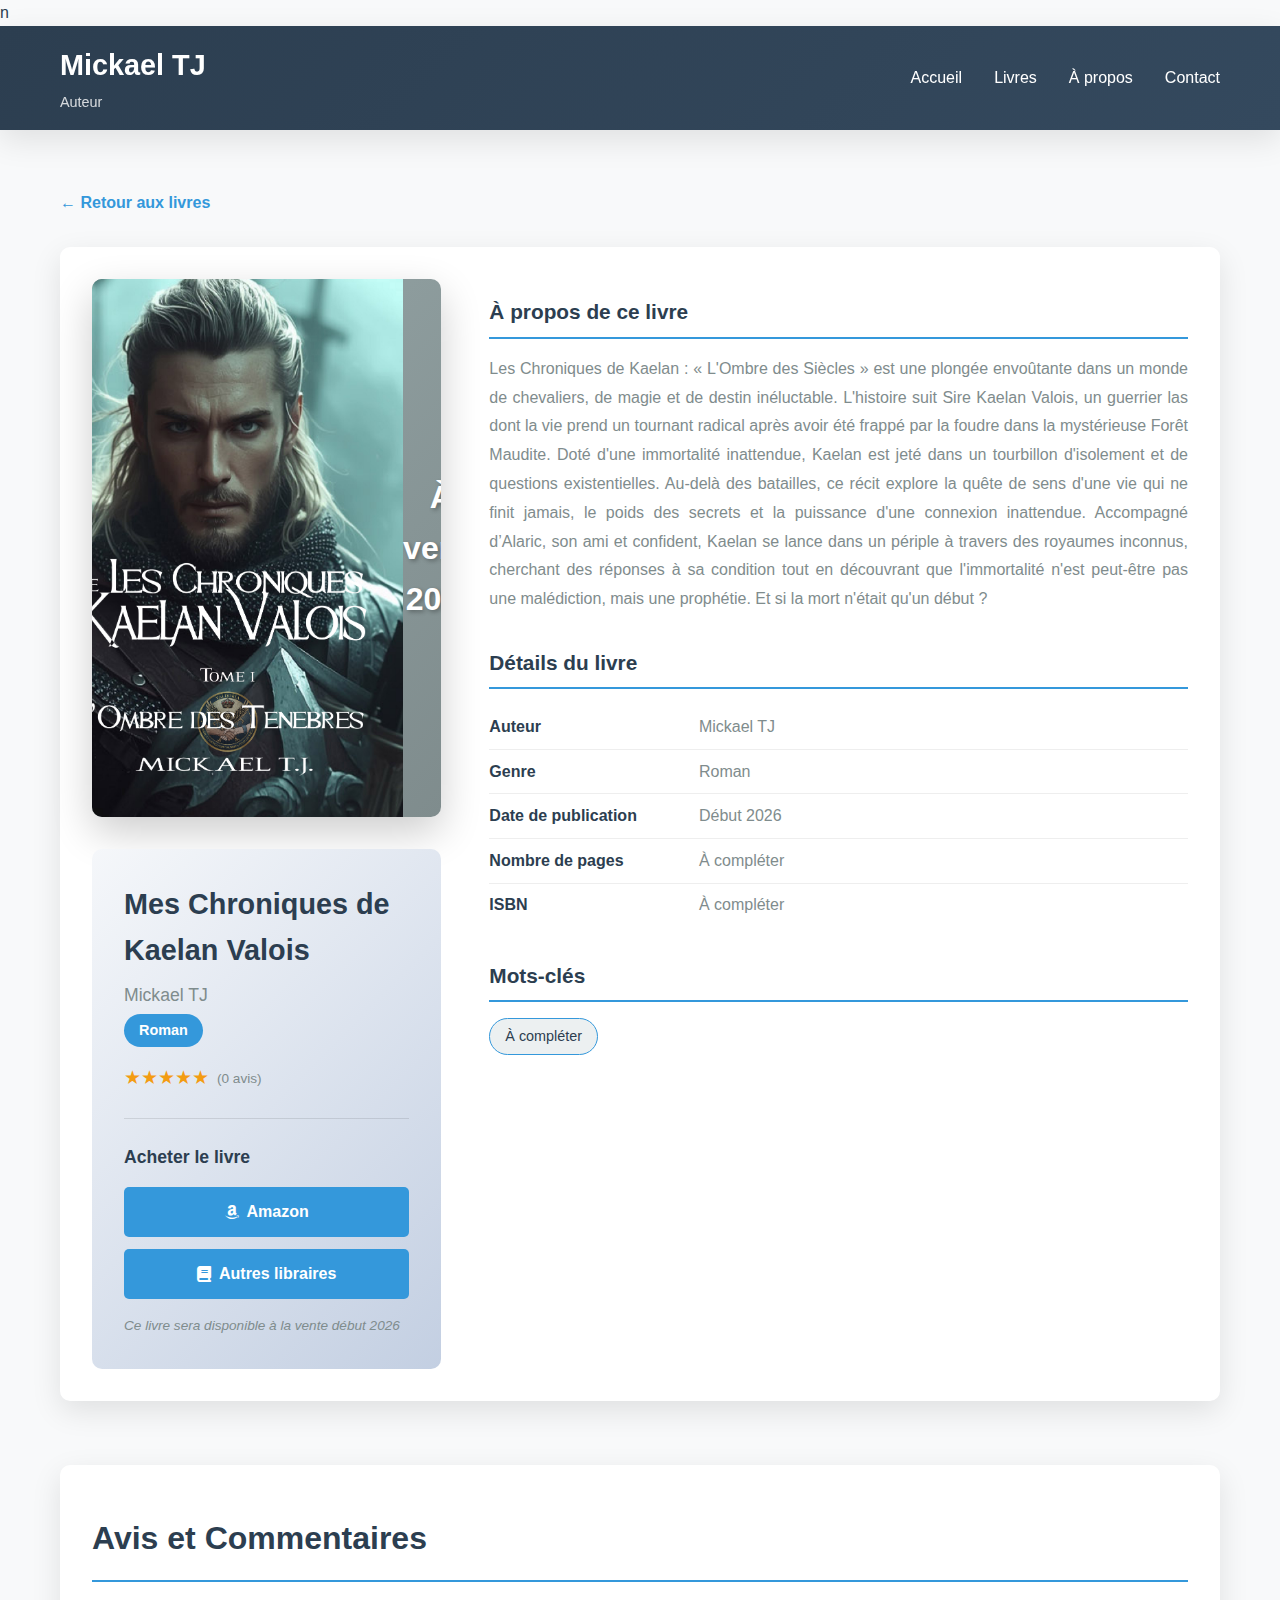
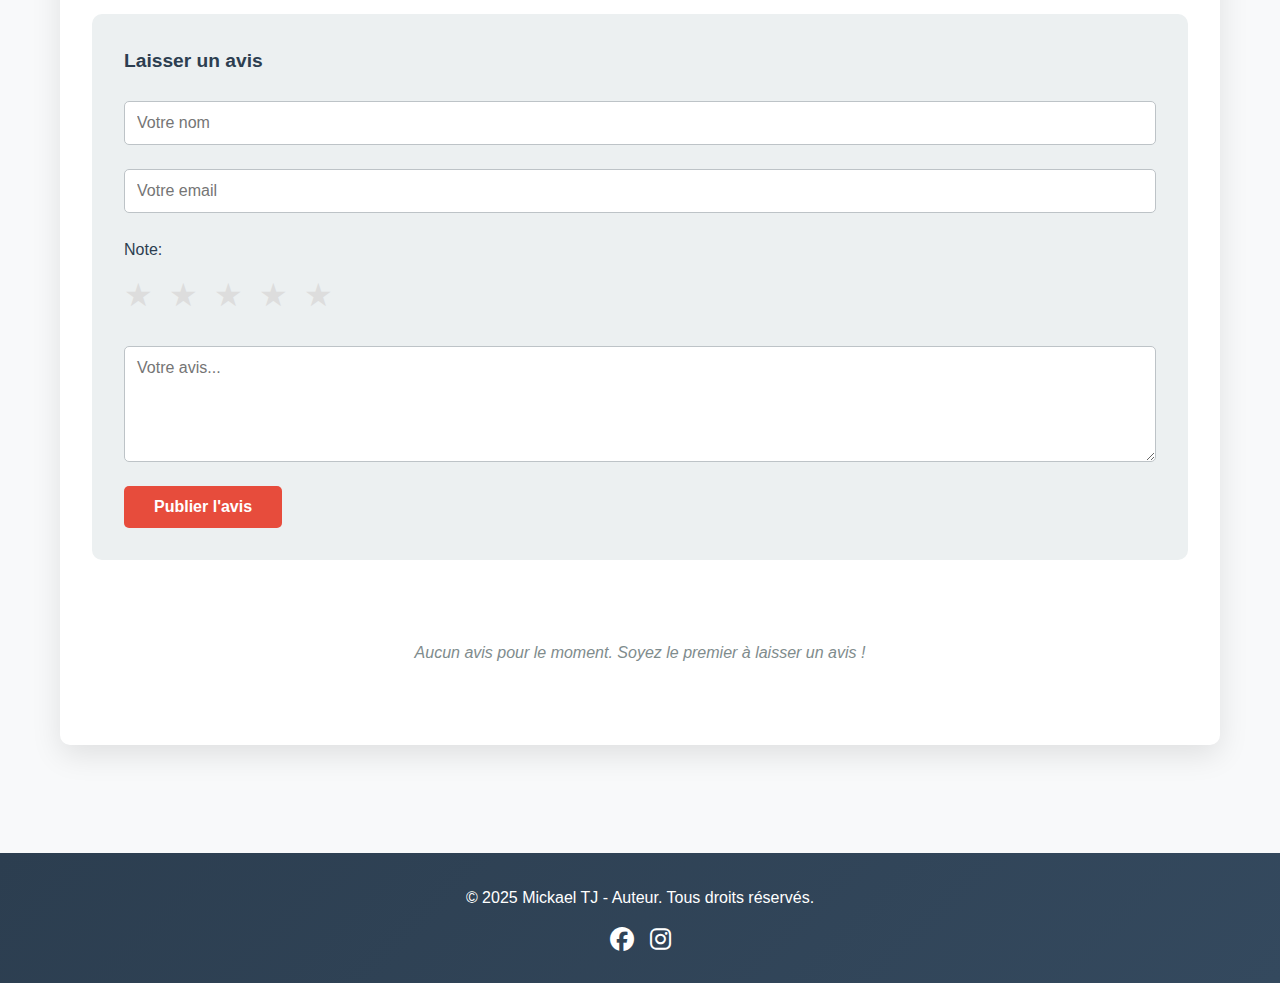
<file: roman-details.html>
n<!DOCTYPE html>
<html lang="fr">
<head>
    <meta charset="UTF-8">
    <meta name="viewport" content="width=device-width, initial-scale=1.0">
    <title>Roman - Mickael TJ</title>
    <link rel="stylesheet" href="styles.css">
    <link rel="stylesheet" href="book-details.css">
    <link rel="stylesheet" href="https://cdnjs.cloudflare.com/ajax/libs/font-awesome/6.4.0/css/all.min.css">
</head>
<body>
    <!-- Navigation -->
    <nav class="navbar">
        <div class="container">
            <div class="nav-brand">
                <h1>Mickael TJ</h1>
                <p class="tagline">Auteur</p>
            </div>
            <ul class="nav-menu">
                <li><a href="index.html#accueil">Accueil</a></li>
                <li><a href="index.html#livres">Livres</a></li>
                <li><a href="index.html#auteur">À propos</a></li>
                <li><a href="index.html#contact">Contact</a></li>
            </ul>
        </div>
    </nav>

    <!-- Book Details Section -->
    <section class="book-details-section">
        <div class="container">
            <a href="index.html#livres" class="back-link">← Retour aux livres</a>
            
            <div class="book-details-container">
                <!-- Couverture et infos principales -->
                <div class="book-details-left">
                    <div class="book-cover-large coming-soon-large">
                        <img src="Kaelan_Couverture expo.jpg" alt="Les Chroniques de Kaelan">
                        <div class="coming-soon-badge-large">À venir<br>2026</div>
                    </div>
                    
                    <div class="book-meta">
                        <h2>Mes Chroniques de Kaelan Valois</h2>
                        <p class="book-author-detail">Mickael TJ</p>
                        <p class="book-type-detail">Roman</p>
                        
                        <div class="book-rating-detail">
                            <span class="stars">★★★★★</span>
                            <span class="rating-count">(0 avis)</span>
                        </div>
                        
                        <div class="book-purchase">
                            <h3>Acheter le livre</h3>
                            <div class="purchase-links">
                                <a href="#" class="btn btn-purchase" target="_blank">
                                    <i class="fab fa-amazon"></i> Amazon
                                </a>
                                <a href="#" class="btn btn-purchase" target="_blank">
                                    <i class="fas fa-book"></i> Autres libraires
                                </a>
                            </div>
                            <p class="purchase-note">Ce livre sera disponible à la vente début 2026</p>
                        </div>
                    </div>
                </div>
                
                <!-- Contenu détaillé -->
                <div class="book-details-right">
                    <div class="book-content">
                        <h3>À propos de ce livre</h3>
                        <p class="book-description">
                            Les Chroniques de Kaelan : « L'Ombre des Siècles » est une plongée envoûtante dans un monde de chevaliers, de magie et de destin inéluctable. L'histoire suit Sire Kaelan Valois, un guerrier las dont la vie prend un tournant radical après avoir été frappé par la foudre dans la mystérieuse Forêt Maudite. Doté d'une immortalité inattendue, Kaelan est jeté dans un tourbillon d'isolement et de questions existentielles. Au-delà des batailles, ce récit explore la quête de sens d'une vie qui ne finit jamais, le poids des secrets et la puissance d'une connexion inattendue. Accompagné d’Alaric, son ami et confident, Kaelan se lance dans un périple à travers des royaumes inconnus, cherchant des réponses à sa condition tout en découvrant que l'immortalité n'est peut-être pas une malédiction, mais une prophétie.
Et si la mort n'était qu'un début ?
                        </p>
                        
                        <h3>Détails du livre</h3>
                        <table class="book-info-table">
                            <tr>
                                <td><strong>Auteur</strong></td>
                                <td>Mickael TJ</td>
                            </tr>
                            <tr>
                                <td><strong>Genre</strong></td>
                                <td>Roman</td>
                            </tr>
                            <tr>
                                <td><strong>Date de publication</strong></td>
                                <td>Début 2026</td>
                            </tr>
                            <tr>
                                <td><strong>Nombre de pages</strong></td>
                                <td>À compléter</td>
                            </tr>
                            <tr>
                                <td><strong>ISBN</strong></td>
                                <td>À compléter</td>
                            </tr>
                        </table>
                        
                        <h3>Mots-clés</h3>
                        <div class="book-tags">
                            <span class="tag">À compléter</span>
                        </div>
                    </div>
                </div>
            </div>
            
            <!-- Commentaires Section -->
            <section class="comments-section">
                <h2>Avis et Commentaires</h2>
                
                <!-- Formulaire d'ajout de commentaire -->
                <div class="add-comment-form">
                    <h3>Laisser un avis</h3>
                    <form id="commentForm">
                        <div class="form-group">
                            <input type="text" placeholder="Votre nom" required>
                        </div>
                        <div class="form-group">
                            <input type="email" placeholder="Votre email" required>
                        </div>
                        <div class="form-group">
                            <label for="rating">Note:</label>
                            <div class="rating-input">
                                <input type="radio" name="rating" value="5" id="star5">
                                <label for="star5">★</label>
                                <input type="radio" name="rating" value="4" id="star4">
                                <label for="star4">★</label>
                                <input type="radio" name="rating" value="3" id="star3">
                                <label for="star3">★</label>
                                <input type="radio" name="rating" value="2" id="star2">
                                <label for="star2">★</label>
                                <input type="radio" name="rating" value="1" id="star1">
                                <label for="star1">★</label>
                            </div>
                        </div>
                        <div class="form-group">
                            <textarea placeholder="Votre avis..." rows="5" required></textarea>
                        </div>
                        <button type="submit" class="btn btn-primary">Publier l'avis</button>
                    </form>
                </div>
                
                <!-- Liste des commentaires -->
                <div class="comments-list" id="commentsList">
                    <p class="no-comments">Aucun avis pour le moment. Soyez le premier à laisser un avis !</p>
                </div>
            </section>
        </div>
    </section>

    <!-- Footer -->
    <footer class="footer">
        <div class="container">
            <p>&copy; 2025 Mickael TJ - Auteur. Tous droits réservés.</p>
            <div class="footer-socials">
                <a href="https://www.facebook.com/mickaeltj" target="_blank"><i class="fab fa-facebook"></i></a>
                <a href="https://www.instagram.com/mickael_tj/" target="_blank"><i class="fab fa-instagram"></i></a>
            </div>
        </div>
    </footer>

    <script src="book-details.js"></script>
</body>
</html>
</file>
<file: CSS/styles.css>
* {
    margin: 0;
    padding: 0;
    box-sizing: border-box;
}

:root {
    /* Variables existantes */
    --primary-color: #2c3e50;
    --secondary-color: #3498db;
    --accent-color: #e74c3c;
    --light-bg: #ecf0f1;
    --text-dark: #2c3e50;
    --text-light: #7f8c8d;
    --white: #ffffff;
    --shadow: 0 10px 30px rgba(0, 0, 0, 0.1);
    --shadow-hover: 0 15px 40px rgba(0, 0, 0, 0.2);
}

html {
    scroll-behavior: smooth;
}

body {
    font-family: 'Segoe UI', Tahoma, Geneva, Verdana, sans-serif;
    line-height: 1.6;
    color: var(--text-dark);
    background-color: #f8f9fa;
    text-align: justify;
}

.container {
    max-width: 1200px;
    margin: 0 auto;
    padding: 0 20px;
}

/* ------------------------------------------------------------------- */
/* ------------------- Navigation & Généralités ---------------------- */
/* ------------------------------------------------------------------- */

/* Navigation */
.navbar {
    background: linear-gradient(135deg, var(--primary-color) 0%, #34495e 100%);
    color: var(--white);
    padding: 1rem 0;
    position: sticky;
    top: 0;
    z-index: 100;
    box-shadow: var(--shadow);
}

.navbar .container {
    display: flex;
    justify-content: space-between;
    align-items: center;
}

.nav-brand h1 {
    font-size: 1.8em;
    margin-bottom: 0.2rem;
}

.nav-brand .tagline {
    font-size: 0.9em;
    opacity: 0.8;
}

.nav-menu {
    display: flex;
    list-style: none;
    gap: 2rem;
}

.nav-menu a {
    color: var(--white);
    text-decoration: none;
    transition: color 0.3s ease;
    font-weight: 500;
}

.nav-menu a:hover {
    color: var(--secondary-color);
}

/* Hero Section */
.hero {
    background: linear-gradient(135deg, var(--primary-color) 0%, var(--secondary-color) 100%);
    background-attachment: fixed;
    color: var(--white);
    padding: 120px 20px;
    text-align: center;
    min-height: 500px;
    display: flex;
    align-items: center;
    justify-content: center;
    position: relative;
    overflow: hidden;
}

.hero::before {
    content: '';
    position: absolute;
    top: 0;
    left: 0;
    right: 0;
    bottom: 0;
    background-image: 
        radial-gradient(circle at 20% 50%, rgba(255, 255, 255, 0.1) 0%, transparent 50%),
        radial-gradient(circle at 80% 80%, rgba(52, 152, 219, 0.15) 0%, transparent 50%),
        radial-gradient(circle at 40% 0%, rgba(255, 255, 255, 0.08) 0%, transparent 50%);
    pointer-events: none;
    animation: floatBg 15s ease-in-out infinite;
}

.hero::after {
    content: '';
    position: absolute;
    top: 0;
    left: 0;
    right: 0;
    bottom: 0;
    background-image: 
        linear-gradient(45deg, transparent 30%, rgba(255, 255, 255, 0.05) 50%, transparent 70%),
        linear-gradient(-45deg, transparent 30%, rgba(255, 255, 255, 0.03) 50%, transparent 70%);
    pointer-events: none;
}

.hero-content {
    position: relative;
    z-index: 1;
}

@keyframes floatBg {
    0%, 100% {
        transform: translate(0, 0);
    }
    25% {
        transform: translate(20px, -20px);
    }
    50% {
        transform: translate(-10px, 10px);
    }
    75% {
        transform: translate(15px, 5px);
    }
}

.hero-content h2 {
    font-size: 3.5em;
    margin-bottom: 1rem;
    font-weight: 700;
    text-shadow: 0 4px 15px rgba(0, 0, 0, 0.4), 2px 2px 4px rgba(0, 0, 0, 0.2);
    letter-spacing: 2px;
    animation: slideInDown 0.8s ease-out;
}

.hero-content p {
    font-size: 1.5em;
    margin-bottom: 2rem;
    opacity: 0.95;
}

/* Buttons */
.btn {
    display: inline-block;
    padding: 12px 30px;
    border: none;
    border-radius: 5px;
    font-size: 1em;
    cursor: pointer;
    transition: all 0.3s ease;
    text-decoration: none;
    font-weight: 600;
}

.btn-primary {
    background-color: var(--accent-color);
    color: var(--white);
}

.btn-primary:hover {
    background-color: #c0392b;
    transform: translateY(-2px);
    box-shadow: var(--shadow);
}

.btn-details {
    background-color: var(--secondary-color);
    color: var(--white);
    padding: 8px 20px;
    font-size: 0.9em;
    text-decoration: none;
    display: inline-block;
}

.btn-details:hover {
    background-color: #2980b9;
}

/* ------------------------------------------------------------------- */
/* ---------------------- Page Détails du Livre ---------------------- */
/* ------------------------------------------------------------------- */

.book-details-section {
    padding: 60px 0;
    background-color: var(--light-bg); 
}

.back-link {
    display: inline-block;
    margin-bottom: 2rem;
    color: var(--secondary-color);
    text-decoration: none;
    font-weight: 600;
    transition: color 0.3s ease;
}

.back-link:hover {
    color: var(--primary-color);
}

.book-details-container {
    display: flex;
    gap: 3rem;
    background: var(--white);
    padding: 3rem;
    border-radius: 10px;
    box-shadow: var(--shadow);
}

/* Partie gauche : Couverture et Meta */
.book-details-left {
    flex-shrink: 0;
    width: 350px; 
}

.book-cover-large {
    width: 100%;
    height: auto;
    max-height: 500px; 
    margin-bottom: 1.5rem;
    box-shadow: var(--shadow);
    border-radius: 5px;
    overflow: hidden;
    display: flex;
    justify-content: center;
}

.book-cover-large img {
    width: 100%;
    height: 100%;
    object-fit: contain; 
    display: block;
}

.book-meta h2 {
    font-size: 2em;
    color: var(--primary-color);
    margin-bottom: 0.2rem;
}

.book-author-detail {
    font-size: 1.2em;
    color: var(--secondary-color);
    margin-bottom: 0.5rem;
}

.book-type-detail {
    font-style: italic;
    color: var(--text-light);
    margin-bottom: 1rem;
}

.book-rating-detail {
    margin-bottom: 2rem;
}

.book-purchase h3 {
    font-size: 1.3em;
    color: var(--accent-color);
    margin-bottom: 1rem;
    border-bottom: 2px solid var(--light-bg);
    padding-bottom: 0.5rem;
}

.purchase-links {
    display: flex;
    flex-direction: column;
    gap: 1rem;
    margin-bottom: 1rem;
}

.btn-purchase {
    display: flex;
    align-items: center;
    justify-content: center;
    gap: 0.5rem;
    padding: 12px 25px;
    border-radius: 5px;
    font-weight: 600;
    text-decoration: none;
    transition: all 0.3s ease;
    width: 100%; 
}

.btn-purchase.btn-paper {
    background-color: var(--secondary-color);
    color: var(--white);
}
.btn-purchase.btn-paper:hover {
    background-color: #2980b9;
    transform: translateY(-2px);
}

/* Style spécifique Gumroad (eBook) */
.btn-purchase.btn-gumroad {
    background-color: #ff904e; 
    color: var(--white);
}
.btn-purchase.btn-gumroad:hover {
    background-color: #e67e22;
    transform: translateY(-2px);
}

.purchase-note {
    font-size: 0.9em;
    color: var(--text-light);
    font-style: italic;
    text-align: center;
}

/* Partie droite : Description et détails */
.book-details-right {
    flex-grow: 1;
}

.book-content h3 {
    font-size: 1.8em;
    color: var(--primary-color);
    margin-top: 2rem;
    margin-bottom: 1rem;
}

.book-description {
    line-height: 1.7;
    margin-bottom: 2rem;
    text-align: justify;
}

.book-info-table {
    width: 100%;
    border-collapse: collapse;
    margin-bottom: 2rem;
}

.book-info-table td {
    padding: 10px 0;
    border-bottom: 1px solid var(--light-bg);
}

.book-info-table strong {
    color: var(--primary-color);
}

.book-tags .tag {
    display: inline-block;
    background-color: var(--secondary-color);
    color: var(--white);
    padding: 5px 15px;
    border-radius: 20px;
    font-size: 0.9em;
    font-weight: 500;
}

/* ------------------------------------------------------------------- */
/* ----------------------- Section Commentaires ---------------------- */
/* ------------------------------------------------------------------- */

.comments-section {
    padding: 60px 0;
}

.comments-section h2 {
    text-align: center;
    font-size: 2.2em;
    color: var(--primary-color);
    margin-bottom: 2rem;
}

.add-comment-form {
    max-width: 600px;
    margin: 0 auto 3rem;
    padding: 2rem;
    background: var(--white);
    border-radius: 10px;
    box-shadow: var(--shadow);
}

.add-comment-form h3 {
    font-size: 1.5em;
    color: var(--accent-color);
    margin-bottom: 1.5rem;
}

/* --- CORRECTIONS DU FORMULAIRE ET DES CHAMPS (Nouvelles règles) --- */

.add-comment-form {
    /* Ajout du style pour encadrer le formulaire */
    background-color: #f9f9f9;
    padding: 20px;
    border-radius: 8px;
    margin-top: 20px;
    border: 1px solid #ddd;
    box-shadow: var(--shadow); /* Utilisation de la variable d'ombre existante */
}

.add-comment-form h3 {
    /* Ajout d'une ligne de séparation sous le titre du formulaire */
    border-bottom: 2px solid #eee;
    padding-bottom: 10px;
    margin-bottom: 20px;
    color: var(--primary-color); /* Mieux aligné avec le style général */
}

.form-group {
    /* Correction de l'espacement pour réduire les espaces entre les champs */
    margin-bottom: 15px; 
}

.form-group label {
    /* Assure que le label est sur sa propre ligne */
    display: block;
    margin-bottom: 5px;
    font-weight: bold;
    color: var(--text-dark);
}

.form-group input[type="text"],
.form-group input[type="email"],
.form-group textarea {
    /* Style pour les champs de saisie */
    width: 100%;
    padding: 10px;
    border: 1px solid #ccc;
    border-radius: 4px;
    box-sizing: border-box; 
    font-family: inherit;
    font-size: 1em;
}

.form-group textarea {
    resize: vertical;
}

/* --- STYLES SYSTÈME DE NOTATION (Étoiles) --- */

/* L'ancienne règle '.rating-input' a été remplacée par celle-ci pour utiliser les classes du HTML */
.rating-stars {
    direction: rtl; /* Inverse l'ordre pour que 5 étoiles soit à gauche */
    display: inline-block;
    unicode-bidi: bidi-override; /* Nécessaire pour l'affichage RTL */
}

.rating-stars input[type="radio"] {
    display: none; /* Cache les boutons radio standard */
}

.rating-stars label {
    color: #ccc; /* Couleur de base (gris) */
    font-size: 24px;
    cursor: pointer;
    transition: color 0.2s;
    margin: 0 1px; /* Réduit l'espacement entre les étoiles */
    display: inline-block; /* Assure que les labels ne sont pas en block */
}

.rating-stars label:hover,
.rating-stars label:hover ~ label {
    color: #f39c12; /* Couleur au survol */
}

.rating-stars input[type="radio"]:checked ~ label {
    color: #f39c12; /* Couleur quand c'est sélectionné (orange) */
}

/* Styles pour les messages de succès/erreur */
.alert-success, .alert-error {
    padding: 15px;
    margin-bottom: 1rem;
    border-radius: 5px;
    font-weight: 500;
}

.alert-success {
    background-color: #d4edda;
    color: #155724;
    border: 1px solid #c3e6cb;
}

.alert-error {
    background-color: #f8d7da;
    color: #721c24;
    border: 1px solid #f5c6cb;
}

/* ------------------------------------------------------------------- */
/* --------------------- Sections de la Page d'Accueil ---------------- */
/* ------------------------------------------------------------------- */

/* Featured Book Section */
.featured-book-section {
    padding: 80px 0;
    background: linear-gradient(135deg, #f5f7fa 0%, #c3cfe2 100%);
}

.featured-book-container {
    display: grid;
    grid-template-columns: 1fr 1fr;
    gap: 3rem;
    align-items: center;
    background: var(--white);
    padding: 3rem;
    border-radius: 10px;
    box-shadow: var(--shadow-hover);
}

.featured-book-image {
    display: flex;
    align-items: center;
    justify-content: center;
    background: linear-gradient(135deg, #95a5a6 0%, #7f8c8d 100%);
    min-height: 400px; 
    border-radius: 10px;
    position: relative;
    padding: 20px; 
}

.featured-book-image img {
    max-width: 100%;
    max-height: 100%;
    width: auto;
    height: auto;
    object-fit: contain; 
    border-radius: 8px; 
    box-shadow: 0 4px 15px rgba(0, 0, 0, 0.2);
}

.coming-soon-badge-featured {
    text-align: center;
    color: var(--white);
    font-size: 2.5em;
    font-weight: bold;
    text-shadow: 2px 2px 4px rgba(0, 0, 0, 0.3);
}

.featured-book-content h2 {
    font-size: 2.5em;
    color: var(--primary-color);
    margin-bottom: 0.5rem;
}

.featured-book-content h3 {
    font-size: 1.5em;
    color: var(--secondary-color);
    margin-bottom: 1rem;
}

.featured-badge {
    display: inline-block;
    background-color: var(--accent-color);
    color: var(--white);
    padding: 8px 15px;
    border-radius: 20px;
    font-size: 0.9em;
    font-weight: 600;
    margin-bottom: 1rem;
}

.featured-tagline {
    font-size: 1.3em;
    color: var(--accent-color);
    font-style: italic;
    font-weight: 600;
    margin-bottom: 1.5rem;
}

.featured-description {
    color: var(--text-light);
    line-height: 1.8;
    margin-bottom: 2rem;
    font-size: 1.05em;
    text-align: justify;
}

.featured-actions {
    display: flex;
    gap: 1rem;
    margin-bottom: 2rem;
    flex-wrap: wrap;
}

.btn-secondary {
    background-color: var(--light-bg);
    color: var(--primary-color);
    border: 2px solid var(--secondary-color);
}

.btn-secondary:hover {
    background-color: var(--secondary-color);
    color: var(--white);
}

.book-formats {
    display: flex;
    gap: 1rem;
    flex-wrap: wrap;
}

.format-badge {
    display: inline-flex;
    align-items: center;
    gap: 0.5rem;
    background-color: var(--light-bg);
    color: var(--primary-color);
    padding: 8px 15px;
    border-radius: 20px;
    font-size: 0.9em;
    border: 1px solid var(--secondary-color);
}

/* Books Section */
.books-section {
    padding: 80px 0;
    background-color: var(--white);
}

.books-section h2 {
    text-align: center;
    font-size: 2.5em;
    margin-bottom: 3rem;
    color: var(--primary-color);
}

/* Filters */
.filters {
    display: flex;
    justify-content: center;
    gap: 1rem;
    margin-bottom: 3rem;
    flex-wrap: wrap;
}

.filter-btn {
    padding: 10px 20px;
    border: 2px solid var(--text-light);
    background-color: transparent;
    color: var(--text-dark);
    border-radius: 25px;
    cursor: pointer;
    transition: all 0.3s ease;
    font-weight: 600;
}

.filter-btn:hover,
.filter-btn.active {
    background-color: var(--secondary-color);
    color: var(--white);
    border-color: var(--secondary-color);
}

/* Books Grid */
.books-grid {
    display: grid;
    grid-template-columns: repeat(auto-fit, minmax(280px, 1fr));
    gap: 2rem;
    margin-bottom: 2rem;
}

.book-card {
    background: var(--white);
    border-radius: 10px;
    overflow: hidden;
    box-shadow: var(--shadow);
    transition: all 0.3s ease;
    cursor: pointer;
}

.book-card:hover {
    transform: translateY(-10px);
    box-shadow: var(--shadow-hover);
}

.book-cover {
    position: relative;
    overflow: hidden;
    height: 400px;
    background: linear-gradient(135deg, #667eea 0%, #764ba2 100%);
}

.book-cover img {
    width: 100%;
    height: 100%;
    object-fit: cover;
    transition: transform 0.3s ease;
}

.book-card:hover .book-cover img {
    transform: scale(1.05);
}

.book-overlay {
    position: absolute;
    top: 0;
    left: 0;
    right: 0;
    bottom: 0;
    background: rgba(0, 0, 0, 0.7);
    display: flex;
    align-items: center;
    justify-content: center;
    opacity: 0;
    transition: opacity 0.3s ease;
}

.book-card:hover .book-overlay {
    opacity: 1;
}

.book-actions {
    display: flex;
    flex-direction: column;
    gap: 0.8rem;
    width: 100%;
}

.btn-action {
    display: flex;
    align-items: center;
    justify-content: center;
    gap: 0.5rem;
    padding: 10px 20px;
    background-color: var(--secondary-color);
    color: var(--white);
    text-decoration: none;
    border-radius: 5px;
    font-weight: 600;
    font-size: 0.9em;
    transition: all 0.3s ease;
    border: none;
    cursor: pointer;
}

.btn-action:hover {
    background-color: #2980b9;
    transform: translateY(-2px);
}

.book-subtitle {
    color: var(--secondary-color);
    font-size: 1em;
    font-weight: 600;
    margin-bottom: 0.3rem;
}

.book-formats-small {
    display: flex;
    gap: 0.5rem;
    margin: 0.8rem 0;
}

.format-small {
    display: inline-flex;
    align-items: center;
    gap: 0.3rem;
    font-size: 0.8em;
    color: var(--text-light);
    background-color: var(--light-bg);
    padding: 4px 10px;
    border-radius: 15px;
}

.coming-soon {
    display: flex;
    align-items: center;
    justify-content: center;
    background: linear-gradient(135deg, #95a5a6 0%, #7f8c8d 100%);
}

.coming-soon-badge {
    text-align: center;
    color: var(--white);
    font-size: 1.5em;
    font-weight: bold;
    text-shadow: 2px 2px 4px rgba(0, 0, 0, 0.3);
}

.book-info {
    padding: 1.5rem;
}

.book-info h3 {
    font-size: 1.3em;
    margin-bottom: 0.5rem;
    color: var(--primary-color);
}

.book-type {
    color: var(--secondary-color);
    font-weight: 600;
    font-size: 0.9em;
    margin-bottom: 0.3rem;
}

.book-author {
    color: var(--text-light);
    font-size: 0.95em;
    margin-bottom: 0.8rem;
}

.book-rating {
    display: flex;
    align-items: center;
    gap: 0.5rem;
}

.stars {
    color: #f39c12;
    font-size: 0.9em;
}

.rating-count {
    color: var(--text-light);
    font-size: 0.85em;
}

.coming-soon-text {
    color: var(--accent-color);
    font-weight: 600;
    margin-top: 0.5rem;
}

/* --- Author Section --- */
.author-section {
    padding: 80px 0;
    background: linear-gradient(135deg, #f5f7fa 0%, #c3cfe2 100%);
}

.author-section h2 {
    font-size: 2.5em;
    margin-bottom: 2rem;
    color: var(--primary-color);
    text-align: center; 
}

.author-content {
    display: grid;
    grid-template-columns: 1fr 1fr;
    gap: 3rem;
    align-items: center;
    justify-items: center; 
}

.author-text {
    background: var(--white);
    padding: 2rem;
    border-radius: 10px;
    box-shadow: var(--shadow);
}
.author-bio {
    color: var(--text-light);
    margin-bottom: 1.5rem;
    line-height: 1.8;
    text-align: justify;
}

.author-socials {
    display: flex;
    gap: 1rem;
    flex-wrap: wrap;
}

.social-link {
    display: inline-flex;
    align-items: center;
    gap: 0.5rem;
    padding: 10px 20px;
    background-color: var(--secondary-color);
    color: var(--white);
    text-decoration: none;
    border-radius: 5px;
    transition: all 0.3s ease;
    font-weight: 600;
}

.social-link:hover {
    background-color: #2980b9;
    transform: translateY(-2px);
}

.social-link i {
    font-size: 1.2em;
}

.author-image {
    flex-shrink: 0; 
    width: 100%; 
    max-width: 300px; 
    border-radius: 10px;
    overflow: hidden; 
    box-shadow: var(--shadow); 
}

.author-image img {
    width: 100%; 
    height: auto; 
    display: block; 
    border-radius: 10px; 
}

/* Newsletter Section */
.newsletter-section {
    padding: 80px 0;
    background: linear-gradient(135deg, var(--primary-color) 0%, var(--secondary-color) 100%);
    color: var(--white);
}

.newsletter-content {
    max-width: 600px;
    margin: 0 auto;
    text-align: center;
}

.newsletter-content h2 {
    color: var(--white);
    font-size: 2.2em;
    margin-bottom: 1rem;
}

.newsletter-content > p {
    font-size: 1.1em;
    margin-bottom: 2rem;
    opacity: 0.95;
}

.newsletter-form {
    background: rgba(255, 255, 255, 0.1);
    padding: 2rem;
    border-radius: 10px;
    backdrop-filter: blur(10px);
    border: 1px solid rgba(255, 255, 255, 0.2);
    margin-bottom: 1.5rem;
}

.newsletter-form .form-group {
    margin-bottom: 1rem;
}

.newsletter-form input[type="text"],
.newsletter-form input[type="email"] {
    background-color: rgba(255, 255, 255, 0.9);
    border: none;
    color: var(--primary-color);
}

.newsletter-form input[type="text"]::placeholder,
.newsletter-form input[type="email"]::placeholder {
    color: var(--text-light);
}

.newsletter-form label {
    display: flex;
    align-items: center;
    gap: 0.5rem;
    color: var(--white);
    cursor: pointer;
    font-size: 0.95em;
}

.newsletter-form input[type="checkbox"] {
    cursor: pointer;
}

.newsletter-note {
    font-size: 0.9em;
    opacity: 0.85;
    font-style: italic;
}

/* Contact Section */
.contact-section {
    padding: 80px 0;
    background-color: var(--white);
}

.contact-section h2 {
    text-align: center;
    font-size: 2.5em;
    margin-bottom: 3rem;
    color: var(--primary-color);
}

.contact-form {
    max-width: 600px;
    margin: 0 auto;
    background: var(--light-bg);
    padding: 2rem;
    border-radius: 10px;
    box-shadow: var(--shadow);
}

/* Les règles suivantes sont importantes pour tous les formulaires, donc je les modifie */
/* pour éviter la redéfinition dans '.form-group' */
.contact-form .form-group {
    margin-bottom: 15px; /* Réduit l'espacement entre les groupes de champs */
}
.contact-form input,
.contact-form textarea {
    width: 100%;
    padding: 10px;
    border: 1px solid #ccc;
    border-radius: 4px;
    box-sizing: border-box; /* IMPORTANT: pour maintenir la taille du champ */
    font-family: inherit;
    font-size: 1em;
    transition: border-color 0.3s ease;
}

.contact-form input:focus,
.contact-form textarea:focus {
    outline: none;
    border-color: var(--secondary-color);
    box-shadow: 0 0 5px rgba(52, 152, 219, 0.3);
}

/* Footer */
.footer {
    background: linear-gradient(135deg, var(--primary-color) 0%, #34495e 100%);
    color: var(--white);
    text-align: center;
    padding: 2rem 0;
    margin-top: 3rem;
}

.footer-socials {
    margin-top: 1rem;
    display: flex;
    justify-content: center;
    gap: 1rem;
}

.footer-socials a {
    color: var(--white);
    font-size: 1.5em;
    transition: color 0.3s ease;
}

.footer-socials a:hover {
    color: var(--secondary-color);
}
/* --- CORRECTION POUR LES LIENS DU FOOTER --- */
/* Cela assure que les liens légaux sont blancs et bien visibles sur le fond foncé du footer */
.footer-links {
    margin: 1rem 0; /* Ajoute de l'espace au-dessus et au-dessous des liens légaux */
}

.footer a {
    /* Force les liens (Mentions, CGV, etc.) à être blancs */
    color: var(--white); 
    text-decoration: none; /* Enlève le soulignement pour un look plus épuré */
    transition: color 0.3s ease;
    font-weight: 400; 
}

.footer a:hover {
    /* Couleur de survol pour un meilleur feedback */
    color: var(--secondary-color); /* Le bleu clair lors du survol */
    text-decoration: underline; 
}

/* S'assure que le séparateur (|) est également blanc */
.footer-links .separator {
    color: var(--white);
    margin: 0 0.5rem;
}
/* Modal */
.modal {
    display: none;
    position: fixed;
    z-index: 1000;
    left: 0;
    top: 0;
    width: 100%;
    height: 100%;
    background-color: rgba(0, 0, 0, 0.7);
    animation: fadeIn 0.3s ease;
}

.modal-content {
    background-color: var(--white);
    margin: 5% auto;
    padding: 2rem;
    border-radius: 10px;
    width: 90%;
    max-width: 600px;
    box-shadow: var(--shadow-hover);
    animation: slideIn 0.3s ease;
}

.close {
    color: var(--text-light);
    float: right;
    font-size: 2em;
    font-weight: bold;
    cursor: pointer;
    transition: color 0.3s ease;
}

.close:hover {
    color: var(--accent-color);
}

@keyframes fadeIn {
    from { opacity: 0; }
    to { opacity: 1; }
}

@keyframes slideIn {
    from {
        transform: translateY(-50px);
        opacity: 0;
    }
    to {
        transform: translateY(0);
        opacity: 1;
    }
}

@keyframes slideInDown {
    from {
        transform: translateY(-30px);
        opacity: 0;
    }
    to {
        transform: translateY(0);
        opacity: 1;
    }
}

/* ------------------------------------------------------------------- */
/* -------------------------- Responsive ----------------------------- */
/* ------------------------------------------------------------------- */

/* Responsive Page Détails */
@media (max-width: 992px) {
    .book-details-container {
        flex-direction: column;
        padding: 2rem;
    }
    .book-details-left {
        width: 100%;
        max-width: 350px;
        margin: 0 auto;
    }
    .book-details-left .book-cover-large {
        max-height: 400px;
    }
}

/* Responsive Page Accueil */
@media (max-width: 768px) {
    .nav-menu {
        gap: 1rem;
        font-size: 0.9em;
    }

    .hero-content h2 {
        font-size: 2em;
    }

    .hero-content p {
        font-size: 1.1em;
    }

    .featured-book-container {
        grid-template-columns: 1fr;
        padding: 2rem;
    }

    .featured-book-content h2 {
        font-size: 1.8em;
    }

    .featured-actions {
        flex-direction: column;
    }

    .books-grid {
        grid-template-columns: 1fr;
    }

    .author-content {
        grid-template-columns: 1fr;
    }

    .author-image {
        margin: 2rem auto; 
        max-width: 250px; 
    }

    .books-section h2,
    .author-section h2,
    .contact-section h2 {
        font-size: 1.8em;
    }

    .filter-btn {
        padding: 8px 15px;
        font-size: 0.9em;
    }
}

@media (max-width: 480px) {
    .nav-brand h1 {
        font-size: 1.3em;
    }

    .nav-menu {
        flex-direction: column;
        gap: 0.5rem;
    }

    .hero-content h2 {
        font-size: 1.5em;
    }

    .hero-content p {
        font-size: 1em;
    }

    .hero {
        padding: 60px 20px;
        min-height: 300px;
    }
    
    .rating-stars label { /* Utilisation de la nouvelle classe */
        font-size: 1.5em;
    }
}
</file>
<file: styles.css>
* {
    margin: 0;
    padding: 0;
    box-sizing: border-box;
}

:root {
    --primary-color: #2c3e50;
    --secondary-color: #3498db;
    --accent-color: #e74c3c;
    --light-bg: #ecf0f1;
    --text-dark: #2c3e50;
    --text-light: #7f8c8d;
    --white: #ffffff;
    --shadow: 0 10px 30px rgba(0, 0, 0, 0.1);
    --shadow-hover: 0 15px 40px rgba(0, 0, 0, 0.2);
}

html {
    scroll-behavior: smooth;
}

body {
    font-family: 'Segoe UI', Tahoma, Geneva, Verdana, sans-serif;
    line-height: 1.6;
    color: var(--text-dark);
    background-color: #f8f9fa;
}

.container {
    max-width: 1200px;
    margin: 0 auto;
    padding: 0 20px;
}

/* Navigation */
.navbar {
    background: linear-gradient(135deg, var(--primary-color) 0%, #34495e 100%);
    color: var(--white);
    padding: 1rem 0;
    position: sticky;
    top: 0;
    z-index: 100;
    box-shadow: var(--shadow);
}

.navbar .container {
    display: flex;
    justify-content: space-between;
    align-items: center;
}

.nav-brand h1 {
    font-size: 1.8em;
    margin-bottom: 0.2rem;
}

.nav-brand .tagline {
    font-size: 0.9em;
    opacity: 0.8;
}

.nav-menu {
    display: flex;
    list-style: none;
    gap: 2rem;
}

.nav-menu a {
    color: var(--white);
    text-decoration: none;
    transition: color 0.3s ease;
    font-weight: 500;
}

.nav-menu a:hover {
    color: var(--secondary-color);
}

/* Hero Section */
.hero {
    background: linear-gradient(135deg, var(--primary-color) 0%, var(--secondary-color) 100%);
    background-attachment: fixed;
    color: var(--white);
    padding: 120px 20px;
    text-align: center;
    min-height: 500px;
    display: flex;
    align-items: center;
    justify-content: center;
    position: relative;
    overflow: hidden;
}

.hero::before {
    content: '';
    position: absolute;
    top: 0;
    left: 0;
    right: 0;
    bottom: 0;
    background-image: 
        radial-gradient(circle at 20% 50%, rgba(255, 255, 255, 0.1) 0%, transparent 50%),
        radial-gradient(circle at 80% 80%, rgba(52, 152, 219, 0.15) 0%, transparent 50%),
        radial-gradient(circle at 40% 0%, rgba(255, 255, 255, 0.08) 0%, transparent 50%);
    pointer-events: none;
    animation: floatBg 15s ease-in-out infinite;
}

.hero::after {
    content: '';
    position: absolute;
    top: 0;
    left: 0;
    right: 0;
    bottom: 0;
    background-image: 
        linear-gradient(45deg, transparent 30%, rgba(255, 255, 255, 0.05) 50%, transparent 70%),
        linear-gradient(-45deg, transparent 30%, rgba(255, 255, 255, 0.03) 50%, transparent 70%);
    pointer-events: none;
}

.hero-content {
    position: relative;
    z-index: 1;
}

@keyframes floatBg {
    0%, 100% {
        transform: translate(0, 0);
    }
    25% {
        transform: translate(20px, -20px);
    }
    50% {
        transform: translate(-10px, 10px);
    }
    75% {
        transform: translate(15px, 5px);
    }
}

.hero-content h2 {
    font-size: 3.5em;
    margin-bottom: 1rem;
    font-weight: 700;
    text-shadow: 0 4px 15px rgba(0, 0, 0, 0.4), 2px 2px 4px rgba(0, 0, 0, 0.2);
    letter-spacing: 2px;
    animation: slideInDown 0.8s ease-out;
}

.hero-content p {
    font-size: 1.5em;
    margin-bottom: 2rem;
    opacity: 0.95;
}

/* Buttons */
.btn {
    display: inline-block;
    padding: 12px 30px;
    border: none;
    border-radius: 5px;
    font-size: 1em;
    cursor: pointer;
    transition: all 0.3s ease;
    text-decoration: none;
    font-weight: 600;
}

.btn-primary {
    background-color: var(--accent-color);
    color: var(--white);
}

.btn-primary:hover {
    background-color: #c0392b;
    transform: translateY(-2px);
    box-shadow: var(--shadow);
}

.btn-details {
    background-color: var(--secondary-color);
    color: var(--white);
    padding: 8px 20px;
    font-size: 0.9em;
}

.btn-details:hover {
    background-color: #2980b9;
}

/* Books Section */
.books-section {
    padding: 80px 0;
    background-color: var(--white);
}

.books-section h2 {
    text-align: center;
    font-size: 2.5em;
    margin-bottom: 3rem;
    color: var(--primary-color);
}

/* Filters */
.filters {
    display: flex;
    justify-content: center;
    gap: 1rem;
    margin-bottom: 3rem;
    flex-wrap: wrap;
}

.filter-btn {
    padding: 10px 20px;
    border: 2px solid var(--text-light);
    background-color: transparent;
    color: var(--text-dark);
    border-radius: 25px;
    cursor: pointer;
    transition: all 0.3s ease;
    font-weight: 600;
}

.filter-btn:hover,
.filter-btn.active {
    background-color: var(--secondary-color);
    color: var(--white);
    border-color: var(--secondary-color);
}

/* Books Grid */
.books-grid {
    display: grid;
    grid-template-columns: repeat(auto-fit, minmax(280px, 1fr));
    gap: 2rem;
    margin-bottom: 2rem;
}

.book-card {
    background: var(--white);
    border-radius: 10px;
    overflow: hidden;
    box-shadow: var(--shadow);
    transition: all 0.3s ease;
    cursor: pointer;
}

.book-card:hover {
    transform: translateY(-10px);
    box-shadow: var(--shadow-hover);
}

.book-cover {
    position: relative;
    overflow: hidden;
    height: 400px;
    background: linear-gradient(135deg, #667eea 0%, #764ba2 100%);
}

.book-cover img {
    width: 100%;
    height: 100%;
    object-fit: cover;
    transition: transform 0.3s ease;
}

.book-card:hover .book-cover img {
    transform: scale(1.05);
}

.book-overlay {
    position: absolute;
    top: 0;
    left: 0;
    right: 0;
    bottom: 0;
    background: rgba(0, 0, 0, 0.7);
    display: flex;
    align-items: center;
    justify-content: center;
    opacity: 0;
    transition: opacity 0.3s ease;
}

.book-card:hover .book-overlay {
    opacity: 1;
}

.coming-soon {
    display: flex;
    align-items: center;
    justify-content: center;
    background: linear-gradient(135deg, #95a5a6 0%, #7f8c8d 100%);
}

.coming-soon-badge {
    text-align: center;
    color: var(--white);
    font-size: 1.5em;
    font-weight: bold;
    text-shadow: 2px 2px 4px rgba(0, 0, 0, 0.3);
}

.book-info {
    padding: 1.5rem;
}

.book-info h3 {
    font-size: 1.3em;
    margin-bottom: 0.5rem;
    color: var(--primary-color);
}

.book-type {
    color: var(--secondary-color);
    font-weight: 600;
    font-size: 0.9em;
    margin-bottom: 0.3rem;
}

.book-author {
    color: var(--text-light);
    font-size: 0.95em;
    margin-bottom: 0.8rem;
}

.book-rating {
    display: flex;
    align-items: center;
    gap: 0.5rem;
}

.stars {
    color: #f39c12;
    font-size: 0.9em;
}

.rating-count {
    color: var(--text-light);
    font-size: 0.85em;
}

.coming-soon-text {
    color: var(--accent-color);
    font-weight: 600;
    margin-top: 0.5rem;
}

/* Author Section */
.author-section {
    padding: 80px 0;
    background: linear-gradient(135deg, #f5f7fa 0%, #c3cfe2 100%);
}

.author-section h2 {
    font-size: 2.5em;
    margin-bottom: 2rem;
    color: var(--primary-color);
}

.author-content {
    display: grid;
    grid-template-columns: 1fr 1fr;
    gap: 3rem;
    align-items: center;
}

.author-text {
    background: var(--white);
    padding: 2rem;
    border-radius: 10px;
    box-shadow: var(--shadow);
}

.author-bio {
    color: var(--text-light);
    margin-bottom: 1.5rem;
    line-height: 1.8;
}

.author-socials {
    display: flex;
    gap: 1rem;
    flex-wrap: wrap;
}

.social-link {
    display: inline-flex;
    align-items: center;
    gap: 0.5rem;
    padding: 10px 20px;
    background-color: var(--secondary-color);
    color: var(--white);
    text-decoration: none;
    border-radius: 5px;
    transition: all 0.3s ease;
    font-weight: 600;
}

.social-link:hover {
    background-color: #2980b9;
    transform: translateY(-2px);
}

.social-link i {
    font-size: 1.2em;
}

/* Contact Section */
.contact-section {
    padding: 80px 0;
    background-color: var(--white);
}

.contact-section h2 {
    text-align: center;
    font-size: 2.5em;
    margin-bottom: 3rem;
    color: var(--primary-color);
}

.contact-form {
    max-width: 600px;
    margin: 0 auto;
    background: var(--light-bg);
    padding: 2rem;
    border-radius: 10px;
    box-shadow: var(--shadow);
}

.form-group {
    margin-bottom: 1.5rem;
}

.form-group input,
.form-group textarea {
    width: 100%;
    padding: 12px;
    border: 1px solid #bdc3c7;
    border-radius: 5px;
    font-family: inherit;
    font-size: 1em;
    transition: border-color 0.3s ease;
}

.form-group input:focus,
.form-group textarea:focus {
    outline: none;
    border-color: var(--secondary-color);
    box-shadow: 0 0 5px rgba(52, 152, 219, 0.3);
}

/* Footer */
.footer {
    background: linear-gradient(135deg, var(--primary-color) 0%, #34495e 100%);
    color: var(--white);
    text-align: center;
    padding: 2rem 0;
    margin-top: 3rem;
}

.footer-socials {
    margin-top: 1rem;
    display: flex;
    justify-content: center;
    gap: 1rem;
}

.footer-socials a {
    color: var(--white);
    font-size: 1.5em;
    transition: color 0.3s ease;
}

.footer-socials a:hover {
    color: var(--secondary-color);
}

/* Modal */
.modal {
    display: none;
    position: fixed;
    z-index: 1000;
    left: 0;
    top: 0;
    width: 100%;
    height: 100%;
    background-color: rgba(0, 0, 0, 0.7);
    animation: fadeIn 0.3s ease;
}

.modal-content {
    background-color: var(--white);
    margin: 5% auto;
    padding: 2rem;
    border-radius: 10px;
    width: 90%;
    max-width: 600px;
    box-shadow: var(--shadow-hover);
    animation: slideIn 0.3s ease;
}

.close {
    color: var(--text-light);
    float: right;
    font-size: 2em;
    font-weight: bold;
    cursor: pointer;
    transition: color 0.3s ease;
}

.close:hover {
    color: var(--accent-color);
}

@keyframes fadeIn {
    from { opacity: 0; }
    to { opacity: 1; }
}

@keyframes slideIn {
    from {
        transform: translateY(-50px);
        opacity: 0;
    }
    to {
        transform: translateY(0);
        opacity: 1;
    }
}

@keyframes slideInDown {
    from {
        transform: translateY(-30px);
        opacity: 0;
    }
    to {
        transform: translateY(0);
        opacity: 1;
    }
}

/* Responsive */
@media (max-width: 768px) {
    .nav-menu {
        gap: 1rem;
        font-size: 0.9em;
    }

    .hero-content h2 {
        font-size: 2em;
    }

    .hero-content p {
        font-size: 1.1em;
    }

    .books-grid {
        grid-template-columns: 1fr;
    }

    .author-content {
        grid-template-columns: 1fr;
    }

    .books-section h2,
    .author-section h2,
    .contact-section h2 {
        font-size: 1.8em;
    }

    .filter-btn {
        padding: 8px 15px;
        font-size: 0.9em;
    }
}

@media (max-width: 480px) {
    .nav-brand h1 {
        font-size: 1.3em;
    }

    .nav-menu {
        flex-direction: column;
        gap: 0.5rem;
    }

    .hero-content h2 {
        font-size: 1.5em;
    }

    .hero-content p {
        font-size: 1em;
    }

    .hero {
        padding: 60px 20px;
        min-height: 300px;
    }
}
</file>
<file: book-details.css>
/* Styles pour les pages de détails des livres */

.back-link {
    display: inline-block;
    margin-bottom: 2rem;
    color: var(--secondary-color);
    text-decoration: none;
    font-weight: 600;
    transition: all 0.3s ease;
}

.back-link:hover {
    color: var(--accent-color);
    transform: translateX(-5px);
}

.book-details-section {
    padding: 60px 0;
    background-color: #f8f9fa;
}

.book-details-container {
    display: grid;
    grid-template-columns: 1fr 2fr;
    gap: 3rem;
    margin-bottom: 4rem;
    background: var(--white);
    padding: 2rem;
    border-radius: 10px;
    box-shadow: var(--shadow);
}

.book-details-left {
    display: flex;
    flex-direction: column;
    gap: 2rem;
}

.book-cover-large {
    border-radius: 10px;
    overflow: hidden;
    box-shadow: var(--shadow-hover);
    transition: transform 0.3s ease;
}

.book-cover-large:hover {
    transform: scale(1.02);
}

.book-cover-large img {
    width: 100%;
    height: auto;
    display: block;
}

.book-meta {
    background: linear-gradient(135deg, #f5f7fa 0%, #c3cfe2 100%);
    padding: 2rem;
    border-radius: 10px;
}

.book-meta h2 {
    font-size: 1.8em;
    margin-bottom: 0.5rem;
    color: var(--primary-color);
}

.book-author-detail {
    color: var(--text-light);
    font-size: 1.1em;
    margin-bottom: 0.3rem;
}

.book-type-detail {
    display: inline-block;
    background-color: var(--secondary-color);
    color: var(--white);
    padding: 5px 15px;
    border-radius: 20px;
    font-size: 0.9em;
    font-weight: 600;
    margin-bottom: 1rem;
}

.book-rating-detail {
    display: flex;
    align-items: center;
    gap: 0.5rem;
    margin-bottom: 1.5rem;
}

.book-rating-detail .stars {
    color: #f39c12;
    font-size: 1.2em;
}

.book-purchase {
    margin-top: 1.5rem;
    padding-top: 1.5rem;
    border-top: 1px solid rgba(0, 0, 0, 0.1);
}

.book-purchase h3 {
    font-size: 1.1em;
    margin-bottom: 1rem;
    color: var(--primary-color);
}

.purchase-links {
    display: flex;
    flex-direction: column;
    gap: 0.8rem;
    margin-bottom: 1rem;
}

.btn-purchase {
    display: flex;
    align-items: center;
    justify-content: center;
    gap: 0.5rem;
    padding: 12px 20px;
    background-color: var(--secondary-color);
    color: var(--white);
    text-decoration: none;
    border-radius: 5px;
    font-weight: 600;
    transition: all 0.3s ease;
    border: none;
    cursor: pointer;
}

.btn-purchase:hover {
    background-color: #2980b9;
    transform: translateY(-2px);
    box-shadow: var(--shadow);
}

.purchase-note {
    font-size: 0.85em;
    color: var(--text-light);
    font-style: italic;
}

.book-details-right {
    padding: 1rem 0;
}

.book-content h3 {
    font-size: 1.3em;
    margin-top: 2rem;
    margin-bottom: 1rem;
    color: var(--primary-color);
    border-bottom: 2px solid var(--secondary-color);
    padding-bottom: 0.5rem;
}

.book-content h3:first-child {
    margin-top: 0;
}

.book-description {
    color: var(--text-light);
    line-height: 1.8;
    margin-bottom: 1rem;
    text-align: justify;
}

.book-info-table {
    width: 100%;
    border-collapse: collapse;
    margin-bottom: 1rem;
}

.book-info-table tr {
    border-bottom: 1px solid #eee;
}

.book-info-table tr:last-child {
    border-bottom: none;
}

.book-info-table td {
    padding: 0.8rem 0;
}

.book-info-table td:first-child {
    width: 30%;
    color: var(--primary-color);
}

.book-info-table td:last-child {
    color: var(--text-light);
}

.book-tags {
    display: flex;
    flex-wrap: wrap;
    gap: 0.8rem;
}

.tag {
    display: inline-block;
    background-color: var(--light-bg);
    color: var(--primary-color);
    padding: 6px 15px;
    border-radius: 20px;
    font-size: 0.9em;
    border: 1px solid var(--secondary-color);
}

/* Comments Section */
.comments-section {
    background: var(--white);
    padding: 3rem 2rem;
    border-radius: 10px;
    box-shadow: var(--shadow);
    margin-top: 2rem;
}

.comments-section h2 {
    font-size: 2em;
    margin-bottom: 2rem;
    color: var(--primary-color);
    border-bottom: 2px solid var(--secondary-color);
    padding-bottom: 1rem;
}

.add-comment-form {
    background: var(--light-bg);
    padding: 2rem;
    border-radius: 10px;
    margin-bottom: 3rem;
}

.add-comment-form h3 {
    font-size: 1.2em;
    margin-bottom: 1.5rem;
    color: var(--primary-color);
}

.rating-input {
    display: flex;
    gap: 1rem;
    flex-direction: row-reverse;
    justify-content: flex-end;
    margin-top: 0.5rem;
}

.rating-input input {
    display: none;
}

.rating-input label {
    font-size: 2em;
    color: #ddd;
    cursor: pointer;
    transition: all 0.2s ease;
}

.rating-input input:checked ~ label,
.rating-input label:hover,
.rating-input label:hover ~ label {
    color: #f39c12;
}

.comments-list {
    display: flex;
    flex-direction: column;
    gap: 1.5rem;
}

.comment-item {
    background: var(--white);
    padding: 1.5rem;
    border-left: 4px solid var(--secondary-color);
    border-radius: 5px;
    animation: slideIn 0.3s ease;
}

.comment-header {
    display: flex;
    justify-content: space-between;
    align-items: center;
    margin-bottom: 0.8rem;
}

.comment-author {
    font-weight: 600;
    color: var(--primary-color);
}

.comment-date {
    font-size: 0.85em;
    color: var(--text-light);
}

.comment-rating {
    color: #f39c12;
    font-size: 0.9em;
    margin-bottom: 0.8rem;
}

.comment-text {
    color: var(--text-light);
    line-height: 1.6;
    text-align: justify;
}

.no-comments {
    text-align: center;
    color: var(--text-light);
    padding: 2rem;
    font-style: italic;
}

.coming-soon-large {
    display: flex;
    align-items: center;
    justify-content: center;
    background: linear-gradient(135deg, #95a5a6 0%, #7f8c8d 100%);
    min-height: 500px;
    border-radius: 10px;
}

.coming-soon-badge-large {
    text-align: center;
    color: var(--white);
    font-size: 2em;
    font-weight: bold;
    text-shadow: 2px 2px 4px rgba(0, 0, 0, 0.3);
}

/* Responsive */
@media (max-width: 768px) {
    .book-details-container {
        grid-template-columns: 1fr;
        gap: 2rem;
    }

    .purchase-links {
        flex-direction: column;
    }

    .comments-section {
        padding: 2rem 1rem;
    }

    .book-meta {
        padding: 1.5rem;
    }
}
</file>
